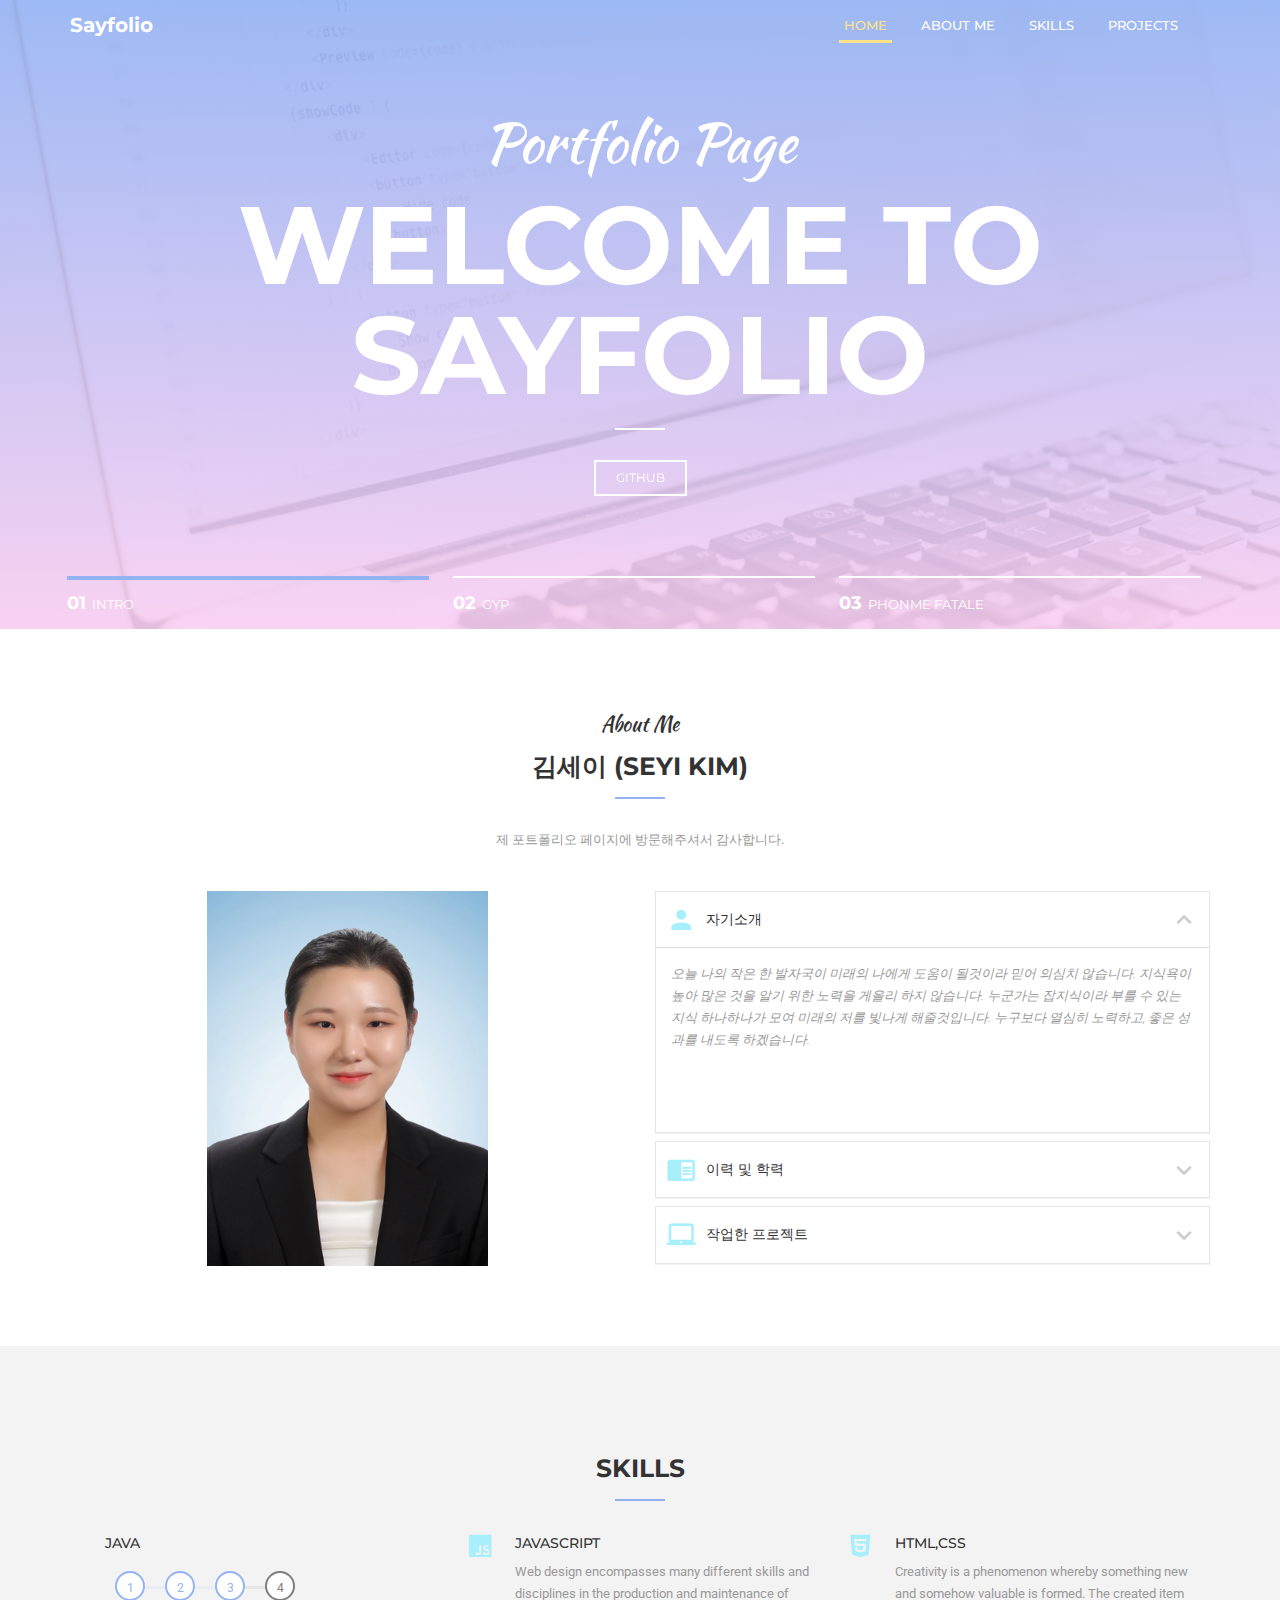
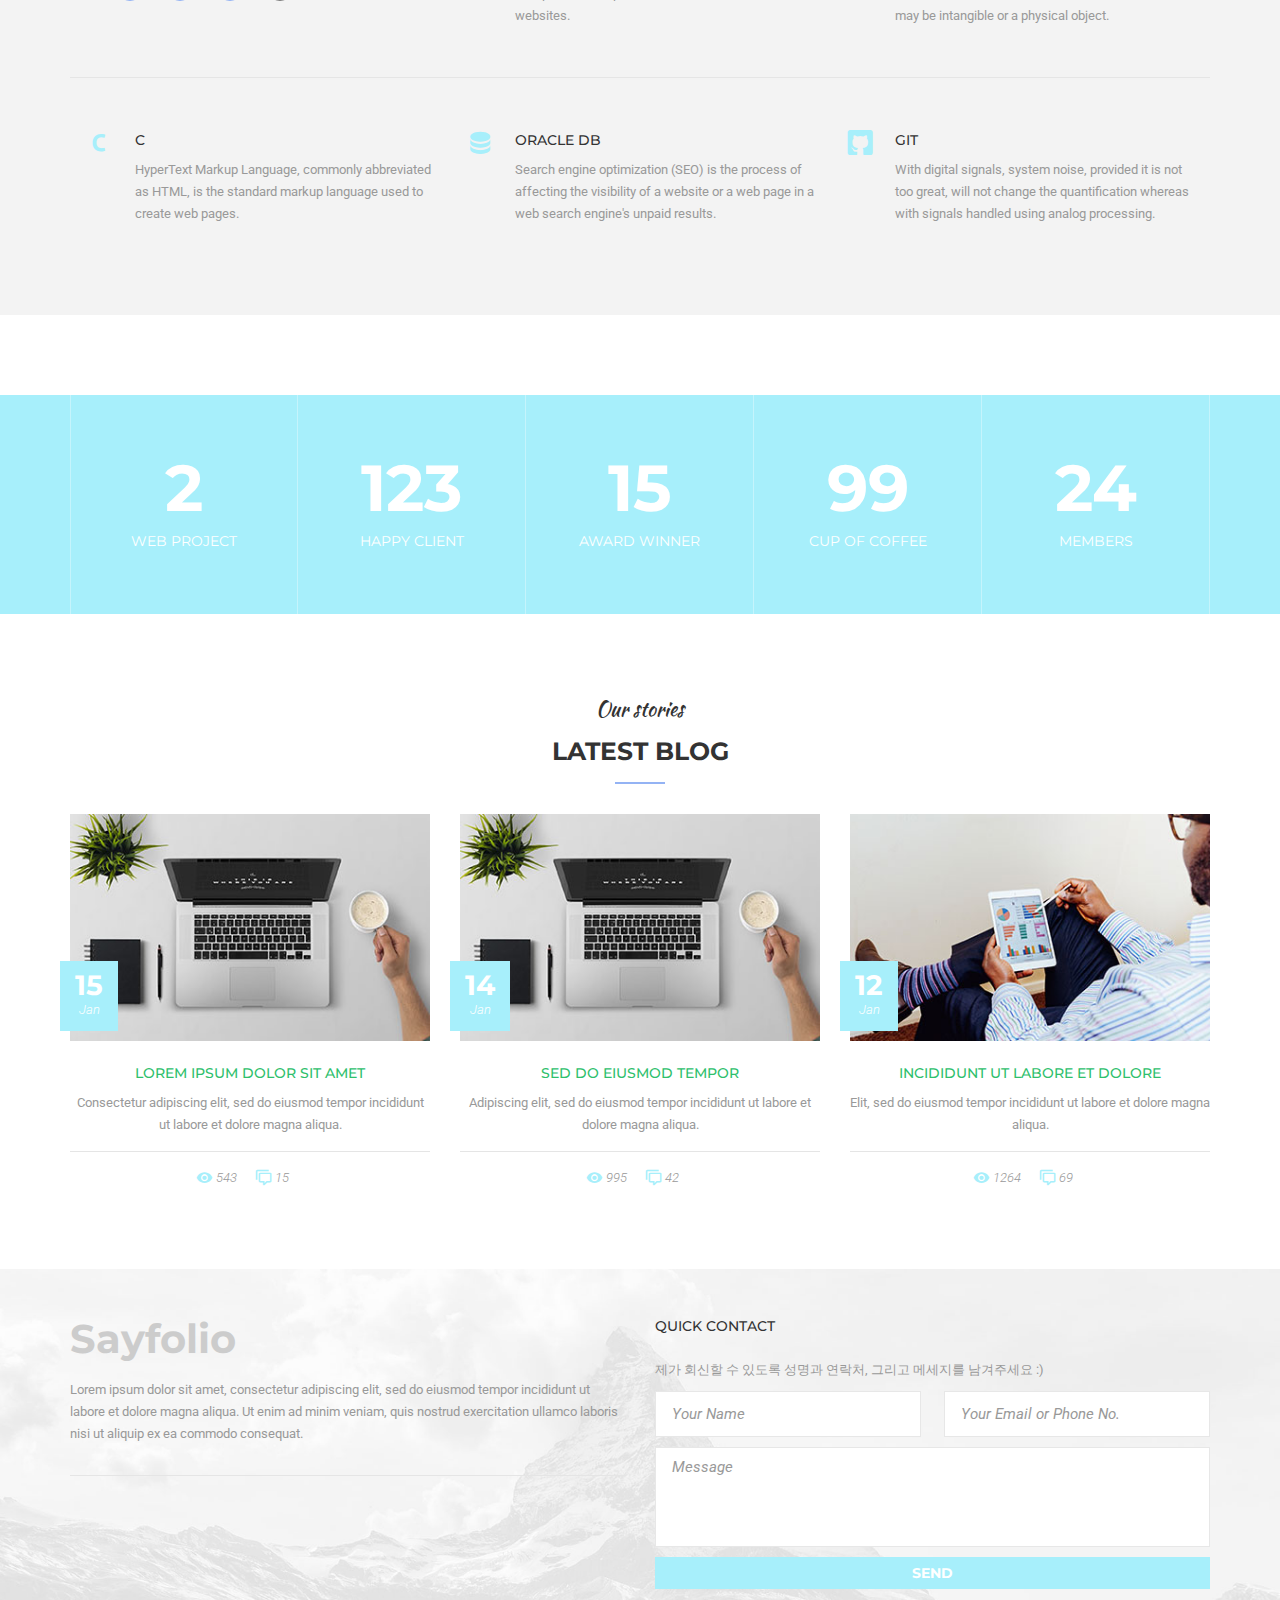
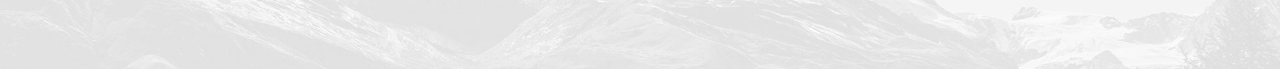
<file: index.html>
<!DOCTYPE html>
<html lang="ko">
<head>
	<meta http-equiv="Content-Type" content="text/html; charset=UTF-8" />
	<meta name="viewport" content="width=device-width, initial-scale=1.0">
	<meta name="description" content="Sayfolio, Seyi Kim's Portfolio Page">
	<meta name="author" content="sykao@kakao.com">
	<title>Sayfolio</title>

	<!-- favicon -->
	<link rel="apple-touch-icon" sizes="57x57" href="/sayfolio_favicons/apple-icon-57x57.png">
	<link rel="apple-touch-icon" sizes="60x60" href="/sayfolio_favicons/apple-icon-60x60.png">
	<link rel="apple-touch-icon" sizes="72x72" href="/sayfolio_favicons/apple-icon-72x72.png">
	<link rel="apple-touch-icon" sizes="76x76" href="/sayfolio_favicons/apple-icon-76x76.png">
	<link rel="apple-touch-icon" sizes="114x114" href="/sayfolio_favicons/apple-icon-114x114.png">
	<link rel="apple-touch-icon" sizes="120x120" href="/sayfolio_favicons/apple-icon-120x120.png">
	<link rel="apple-touch-icon" sizes="144x144" href="/sayfolio_favicons/apple-icon-144x144.png">
	<link rel="apple-touch-icon" sizes="152x152" href="/sayfolio_favicons/apple-icon-152x152.png">
	<link rel="apple-touch-icon" sizes="180x180" href="/sayfolio_favicons/apple-icon-180x180.png">
	<link rel="icon" type="image/png" sizes="192x192"  href="/sayfolio_favicons/android-icon-192x192.png">
	<link rel="icon" type="image/png" sizes="32x32" href="/sayfolio_favicons/favicon-32x32.png">
	<link rel="icon" type="image/png" sizes="96x96" href="/sayfolio_favicons/favicon-96x96.png">
	<link rel="icon" type="image/png" sizes="16x16" href="/sayfolio_favicons/favicon-16x16.png">
	<link rel="shortcut icon" type="image/x-icon" href="/sayfolio_favicons/favicon.ico">
	<link rel="manifest" href="/sayfolio_favicons/manifest.json">
	<meta name="msapplication-TileColor" content="#ffffff">
	<meta name="msapplication-TileImage" content="/sayfolio_favicons/ms-icon-144x144.png">
	<meta name="theme-color" content="#ffffff">

	<!-- css -->
	<link rel="stylesheet" type="text/css" href="css/bootstrap.min.css" />
	<link rel="stylesheet" type="text/css" href="css/materialdesignicons.min.css" />
	<link rel="stylesheet" type="text/css" href="css/jquery.mCustomScrollbar.min.css" />
	<link rel="stylesheet" type="text/css" href="css/prettyPhoto.css" />
	<link rel="stylesheet" type="text/css" href="css/unslider.css" />
	<link rel="stylesheet" type="text/css" href="css/template.css" />
	<link rel="stylesheet" href="https://pro.fontawesome.com/releases/v5.10.0/css/all.css" integrity="sha384-AYmEC3Yw5cVb3ZcuHtOA93w35dYTsvhLPVnYs9eStHfGJvOvKxVfELGroGkvsg+p" crossorigin="anonymous"/>

</head>

<body data-target="#nino-navbar" data-spy="scroll">

	<!-- Header
    ================================================== -->
	<header id="nino-header">
		<div id="nino-headerInner">
			<nav id="nino-navbar" class="navbar navbar-default" role="navigation">
				<div class="container">

					<!-- Brand and toggle get grouped for better mobile display -->
					<div class="navbar-header">
						<button type="button" class="navbar-toggle collapsed" data-toggle="collapse" data-target="#nino-navbar-collapse">
							<span class="sr-only">Toggle navigation</span>
							<span class="icon-bar"></span>
							<span class="icon-bar"></span>
							<span class="icon-bar"></span>
						</button>
						<a class="navbar-brand" href="homepage.html">Sayfolio</a>
					</div>

					<!-- Collect the nav links, forms, and other content for toggling -->
					<div class="nino-menuItem pull-right">
						<div class="collapse navbar-collapse pull-left" id="nino-navbar-collapse">
							<ul class="nav navbar-nav">
								<li class="active"><a href="#nino-header">Home <span class="sr-only">(current)</span></a></li>
								<li><a href="#nino-whatWeDo">About Me</a></li>
								<li><a href="#nino-services">Skills</a></li>
								<li><a href="#nino-latestBlog">Projects</a></li>
							</ul>
						</div><!-- /.navbar-collapse -->
					</div>
				</div><!-- /.container-fluid -->
			</nav>

			<section id="nino-slider" class="carousel slide container" data-ride="carousel">

				<!-- Wrapper for slides -->
				<div class="carousel-inner" role="listbox">
					<div class="item active">
						<h2 class="nino-sectionHeading">
							<span class="nino-subHeading">Portfolio Page</span>
							Welcome to<br>Sayfolio
						</h2>
						<a href="#" class="nino-btn">GITHUB</a>
					</div>
					<div class="item">
						<h2 class="nino-sectionHeading">
							<span class="nino-subHeading">Spring Project</span>
							<span style="font-size:0.5em;">집에서 GYP하자!</span><br>GYP
						</h2>
						<a href="#" class="nino-btn">Learn more</a>
					</div>
					<div class="item">
						<h2 class="nino-sectionHeading">
							<span class="nino-subHeading">JSP PROJECT</span>
							<span style="font-size:0.5em;">감각적인 폰케이스</span><br>PHONME FATALE
						</h2>
						<a href="#" class="nino-btn">Learn more</a>
					</div>
				</div>

				<!-- Indicators -->
				<ol class="carousel-indicators clearfix">
					<li data-target="#nino-slider" data-slide-to="0" class="active">
						<div class="inner">
							<span class="number">01</span> intro
						</div>
					</li>
					<li data-target="#nino-slider" data-slide-to="1">
						<div class="inner">
							<span class="number">02</span> gyp
						</div>
					</li>
					<li data-target="#nino-slider" data-slide-to="2">
						<div class="inner">
							<span class="number">03</span> phonme fatale
						</div>
					</li>
				</ol>
			</section>
		</div>
	</header><!--/#header-->


  <!-- About Me
  ================================================== -->
  <section id="nino-whatWeDo">
  	<div class="container">
  		<h2 class="nino-sectionHeading">
			<span class="nino-subHeading">About Me</span>
			김세이 (Seyi Kim)
		</h2>
		<p class="nino-sectionDesc">
			제 포트폴리오 페이지에 방문해주셔서 감사합니다. <br>

		</p>
		<div class="sectionContent">
			<div class="row">
				<div class="col-md-6">
					<div class="text-center">
						<img src="images/what-we-do/김세이_이력서.jpg" alt="김세이 사진"
						style="width:auto; height:auto; max-width:300px; max-height:375px;">
					</div>
				</div>
				<div class="col-md-6">
					<div class="panel-group" id="accordion" role="tablist" aria-multiselectable="true">
						<div class="panel panel-default">
							<div class="panel-heading" role="tab" id="headingOne">
								<h4 class="panel-title">
									<a role="button" data-toggle="collapse" data-parent="#accordion" href="#collapseOne" aria-expanded="true" aria-controls="collapseOne">
										<i class="mdi mdi-chevron-up nino-icon arrow"></i>
										<i class="mdi mdi-account nino-icon"></i>
										자기소개
									</a>
								</h4>
							</div>
							<div id="collapseOne" class="panel-collapse collapse in" role="tabpanel" aria-labelledby="headingOne">
								<div class="panel-body">
									오늘 나의 작은 한 발자국이 미래의 나에게 도움이 될것이라 믿어 의심치 않습니다. 지식욕이 높아 많은 것을 알기 위한 노력을 게을리 하지 않습니다.
									누군가는 잡지식이라 부를 수 있는 지식 하나하나가 모여 미래의 저를 빛나게 해줄것입니다.
									누구보다 열심히 노력하고, 좋은 성과를 내도록 하겠습니다.
								</div>
							</div>
						</div>
						<div class="panel panel-default">
							<div class="panel-heading" role="tab" id="headingTwo">
								<h4 class="panel-title">
									<a class="collapsed" role="button" data-toggle="collapse" data-parent="#accordion" href="#collapseTwo" aria-expanded="false" aria-controls="collapseTwo">
										<i class="mdi mdi-chevron-up nino-icon arrow"></i>
										<i class="mdi mdi-book-open nino-icon"></i>
										이력 및 학력
									</a>
								</h4>
							</div>
							<div id="collapseTwo" class="panel-collapse collapse" role="tabpanel" aria-labelledby="headingTwo">
								<div class="panel-body">
									<br>
									&#183;&nbsp; 2015.03 &nbsp;&nbsp;&nbsp;고려대(세종) 입학<br>
										&nbsp;&nbsp;&nbsp;&nbsp;&nbsp;&nbsp;&nbsp;&nbsp;&nbsp;&nbsp;
										- 주전공: 경영정보학 (경영학사 취득)<br>
										&nbsp;&nbsp;&nbsp;&nbsp;&nbsp;&nbsp;&nbsp;&nbsp;&nbsp;&nbsp;
										- 이중전공: 융합보안 (공학사 취득)<br>
									&#183;&nbsp; 2019.07 ~ 2019.08 &nbsp;&nbsp;&nbsp; 한국전자통신연구원 연구연수생<br>
									&#183;&nbsp; 2020.02 &nbsp;&nbsp;&nbsp; 고려대학교(세종) 졸업<br>
									&#183;&nbsp; 2020.02 ~ 2020.07 &nbsp;&nbsp;&nbsp; 아이티윌 국비지원과정 "오라클을 활용한 백엔드 자바 스프링 프레임워크 개발자 과정" 수료<br>
								</div>
							</div>
						</div>
						<div class="panel panel-default">
							<div class="panel-heading" role="tab" id="headingThree">
								<h4 class="panel-title">
									<a class="collapsed" role="button" data-toggle="collapse" data-parent="#accordion" href="#collapseThree" aria-expanded="false" aria-controls="collapseThree">
										<i class="mdi mdi-chevron-up nino-icon arrow"></i>
										<i class="mdi mdi-laptop-mac nino-icon"></i>
										작업한 프로젝트
									</a>
								</h4>
							</div>
							<div id="collapseThree" class="panel-collapse collapse" role="tabpanel" aria-labelledby="headingThree">
								<div class="panel-body">
									<br>
									&#183;&nbsp;GYP
									<br>
									&#183;&nbsp;Phonme Fatale
									<br><br>
								</div>
							</div>
						</div>
					</div>
				</div>
			</div>
		</div>
  	</div>
  </section><!--/#nino-whatWeDo-->

	<!-- Services
	================================================== -->
	<section id="nino-services">
		<div class="container">
			<h2 class="nino-sectionHeading"><br>
			Skills
		</h2>
		<div class="sectionContent">
			<div class="fw" layout="row">
				<div class="col-md-4 col-sm-6 item ">
					<div layout="row">
						<i class="fab fa-java nino-icon fsr"></i>
						<div>
							<h4 class="nino-serviceTitle">JAVA</h4>
							<div class="skills-container">
							  <ul class="progressbar">
							    <li class="active">&nbsp;</li>
							    <li class="active">&nbsp;</li>
							    <li class="active">&nbsp;</li>
							    <li>&nbsp;</li>
							  </ul>
							</div>
						</div>
					</div>
				</div>
				<div class="col-md-4 col-sm-6 item ">
					<div layout="row">
						<i class="mdi mdi-language-javascript nino-icon fsr"></i>
						<div>
							<h4 class="nino-serviceTitle">Javascript</h4>
							<p>Web design encompasses many different skills and disciplines in the production and maintenance of websites.</p>
						</div>
					</div>
				</div>
				<div class="col-md-4 col-sm-6 item ">
					<div layout="row">
						<i class="mdi mdi-language-html5 nino-icon fsr"></i>
						<div>
							<h4 class="nino-serviceTitle">HTML,CSS</h4>
							<p>Creativity is a phenomenon whereby something new and somehow valuable is formed. The created item may be intangible or a physical object.</p>
						</div>
					</div>
				</div>
				<div class="col-md-4 col-sm-6 item ">
					<div layout="row">
						<i class="mdi mdi-language-c nino-icon fsr"></i>
						<div>
							<h4 class="nino-serviceTitle">C</h4>
							<p>HyperText Markup Language, commonly abbreviated as HTML, is the standard markup language used to create web pages. </p>
						</div>
					</div>
				</div>
				<div class="col-md-4 col-sm-6 item ">
					<div layout="row">
						<i class="mdi mdi-database nino-icon fsr"></i>
						<div>
							<h4 class="nino-serviceTitle">Oracle DB</h4>
							<p>Search engine optimization (SEO) is the process of affecting the visibility of a website or a web page in a web search engine's unpaid results.</p>
						</div>
					</div>
				</div>
				<div class="col-md-4 col-sm-6 item ">
					<div layout="row">
						<i class="mdi mdi-github-box nino-icon fsr"></i>
						<div>
							<h4 class="nino-serviceTitle">Git</h4>
							<p>With digital signals, system noise, provided it is not too great, will not change the quantification whereas with signals handled using analog processing.</p>
						</div>
					</div>
				</div>
			</div>
		</div>
		</div>
	</section><!--/#nino-services-->

	<!-- Counting
    ================================================== -->
  <section id="nino-counting">
    	<div class="container">
    		<div layout="row" class="verticalStretch">
    			<div class="item">
    				<div class="number">2</div>
    				<div class="text">Web Project</div>
    			</div>
    			<div class="item">
    				<div class="number">123</div>
    				<div class="text">happy client</div>
    			</div>
    			<div class="item">
    				<div class="number">15</div>
    				<div class="text">award winner</div>
    			</div>
    			<div class="item">
    				<div class="number">99</div>
    				<div class="text">cup of coffee</div>
    			</div>
    			<div class="item">
    				<div class="number">24</div>
    				<div class="text">members</div>
    			</div>
    		</div>
    	</div>
    </section><!--/#nino-counting-->

  <!-- Latest Blog
  ================================================== -->
  <section id="nino-latestBlog">
  	<div class="container">
  		<h2 class="nino-sectionHeading">
			<span class="nino-subHeading">Our stories</span>
			Latest Blog
		</h2>
		<div class="sectionContent">
			<div class="row nino-hoverEffect">
				<div class="col-md-4 col-sm-4">
					<article>
						<div class="articleThumb item">
							<a href="#" class="overlay">
								<span class="content">
									Digital
								</span>
								<img src="images/our-blog/img-2.jpg" alt="">
							</a>
							<div class="date">
								<span class="number">15</span>
								<span class="text">Jan</span>
							</div>
						</div>
						<h3 class="articleTitle"><a href="">Lorem ipsum dolor sit amet</a></h3>
						<p class="articleDesc">
							Consectetur adipiscing elit, sed do eiusmod tempor incididunt ut labore et dolore magna aliqua.
						</p>
						<div class="articleMeta">
							<a href="#"><i class="mdi mdi-eye nino-icon"></i> 543</a>
							<a href="#"><i class="mdi mdi-comment-multiple-outline nino-icon"></i> 15</a>
						</div>
					</article>
				</div>
				<div class="col-md-4 col-sm-4">
					<article>
						<div class="articleThumb item">
							<a href="#" class="overlay">
								<span class="content">
									Digital
								</span>
								<img src="images/our-blog/img-2.jpg" alt="">
							</a>
							<div class="date">
								<span class="number">14</span>
								<span class="text">Jan</span>
							</div>
						</div>
						<h3 class="articleTitle"><a href="">sed do eiusmod tempor</a></h3>
						<p class="articleDesc">
							Adipiscing elit, sed do eiusmod tempor incididunt ut labore et dolore magna aliqua.
						</p>
						<div class="articleMeta">
							<a href="#"><i class="mdi mdi-eye nino-icon"></i> 995</a>
							<a href="#"><i class="mdi mdi-comment-multiple-outline nino-icon"></i> 42</a>
						</div>
					</article>
				</div>
				<div class="col-md-4 col-sm-4">
					<article>
						<div class="articleThumb item">
							<a href="#" class="overlay">
								<span class="content">
									Digital
								</span>
								<img src="images/our-blog/img-3.jpg" alt="">
							</a>
							<div class="date">
								<span class="number">12</span>
								<span class="text">Jan</span>
							</div>
						</div>
						<h3 class="articleTitle"><a href="">incididunt ut labore et dolore</a></h3>
						<p class="articleDesc">
							Elit, sed do eiusmod tempor incididunt ut labore et dolore magna aliqua.
						</p>
						<div class="articleMeta">
							<a href="#"><i class="mdi mdi-eye nino-icon"></i> 1264</a>
							<a href="#"><i class="mdi mdi-comment-multiple-outline nino-icon"></i> 69</a>
						</div>
					</article>
				</div>
			</div>
		</div>
  	</div>
  </section><!--/#nino-latestBlog-->

  <!-- Footer
  ================================================== -->
  <footer id="footer">
      <div class="container">
      	<div class="row">
      		<div class="col-md-6">
      			<div class="colInfo">
        			<div class="footerLogo">
        				<a href="#" >Sayfolio</a>
        			</div>
        			<p class="footerMessage">
        				Lorem ipsum dolor sit amet, consectetur adipiscing elit, sed do eiusmod tempor incididunt ut labore et dolore magna aliqua. Ut enim ad minim veniam, quis nostrud exercitation ullamco laboris nisi ut aliquip ex ea commodo consequat.
        			</p>
      			</div>
      		</div>
      		<div class="col-md-6 col-sm-6">
      			<div class="colInfo">
        			<h3 class="nino-colHeading">Quick Contact</h3>
							<p>제가 회신할 수 있도록 성명과 연락처, 그리고 메세지를 남겨주세요 :)</p>
							<form class="nino-subscribeForm gform" method="post" name="mailForm"
								action="https://script.google.com/macros/s/AKfycbxv9SR5j0SyngHvpw7ryHpTtdvP2HCx-dXrknv3-iVD6huVC9Y/exec">
        				<div class="input-group input-group-lg">
									<input type="text" class="form-control" placeholder="Your Name" name="name" required>
									<input type="text" class="form-control" placeholder="Your Email or Phone No." name="email" required>
									<textarea class="form-control"
									 name="message" rows="10" cols="40" required
									 style="width: 100%; resize: none;" placeholder="Message"></textarea>
									<button class="btn btn-success">Send</button>
								</div>
								<div style="display:none" class="thankyou_message">
								 <!-- You can customize the thankyou message by editing the code below -->
								 <h2>감사합니다 :)</h2>
								 빠른 시일 내에 회신드리도록 하겠습니다.<br>
								 <input type="button" value="페이지 새로 고침" onClick="location.reload(true);">
								</div>
        			</form>
      			</div>
      		</div>
      	</div>

      </div>
  </footer><!--/#footer-->

  <!-- Scroll to top
  ================================================== -->
	<a href="#" id="nino-scrollToTop">Go to Top</a>

	<!-- javascript -->
	<script type="text/javascript" src="js/jquery.min.js"></script>
	<script type="text/javascript" src="js/isotope.pkgd.min.js"></script>
	<script type="text/javascript" src="js/jquery.prettyPhoto.js"></script>
	<script type="text/javascript" src="js/bootstrap.min.js"></script>
	<script type="text/javascript" src="js/jquery.hoverdir.js"></script>
	<script type="text/javascript" src="js/modernizr.custom.97074.js"></script>
	<script type="text/javascript" src="js/jquery.mCustomScrollbar.concat.min.js"></script>
	<script type="text/javascript" src="js/unslider-min.js"></script>
	<script type="text/javascript" src="js/template.js"></script>
	<script type="text/javascript" src="js/form-submission-handler.js" data-cfasync="false"></script>

	<!-- Le HTML5 shim, for IE6-8 support of HTML5 elements -->
	<!--[if lt IE 9]>
	  <script src="http://html5shim.googlecode.com/svn/trunk/html5.js"></script>
	<![endif]-->
	<!-- css3-mediaqueries.js for IE less than 9 -->
	<!--[if lt IE 9]>
	    <script src="http://css3-mediaqueries-js.googlecode.com/svn/trunk/css3-mediaqueries.js"></script>
	<![endif]-->

</body>
</html>
</file>
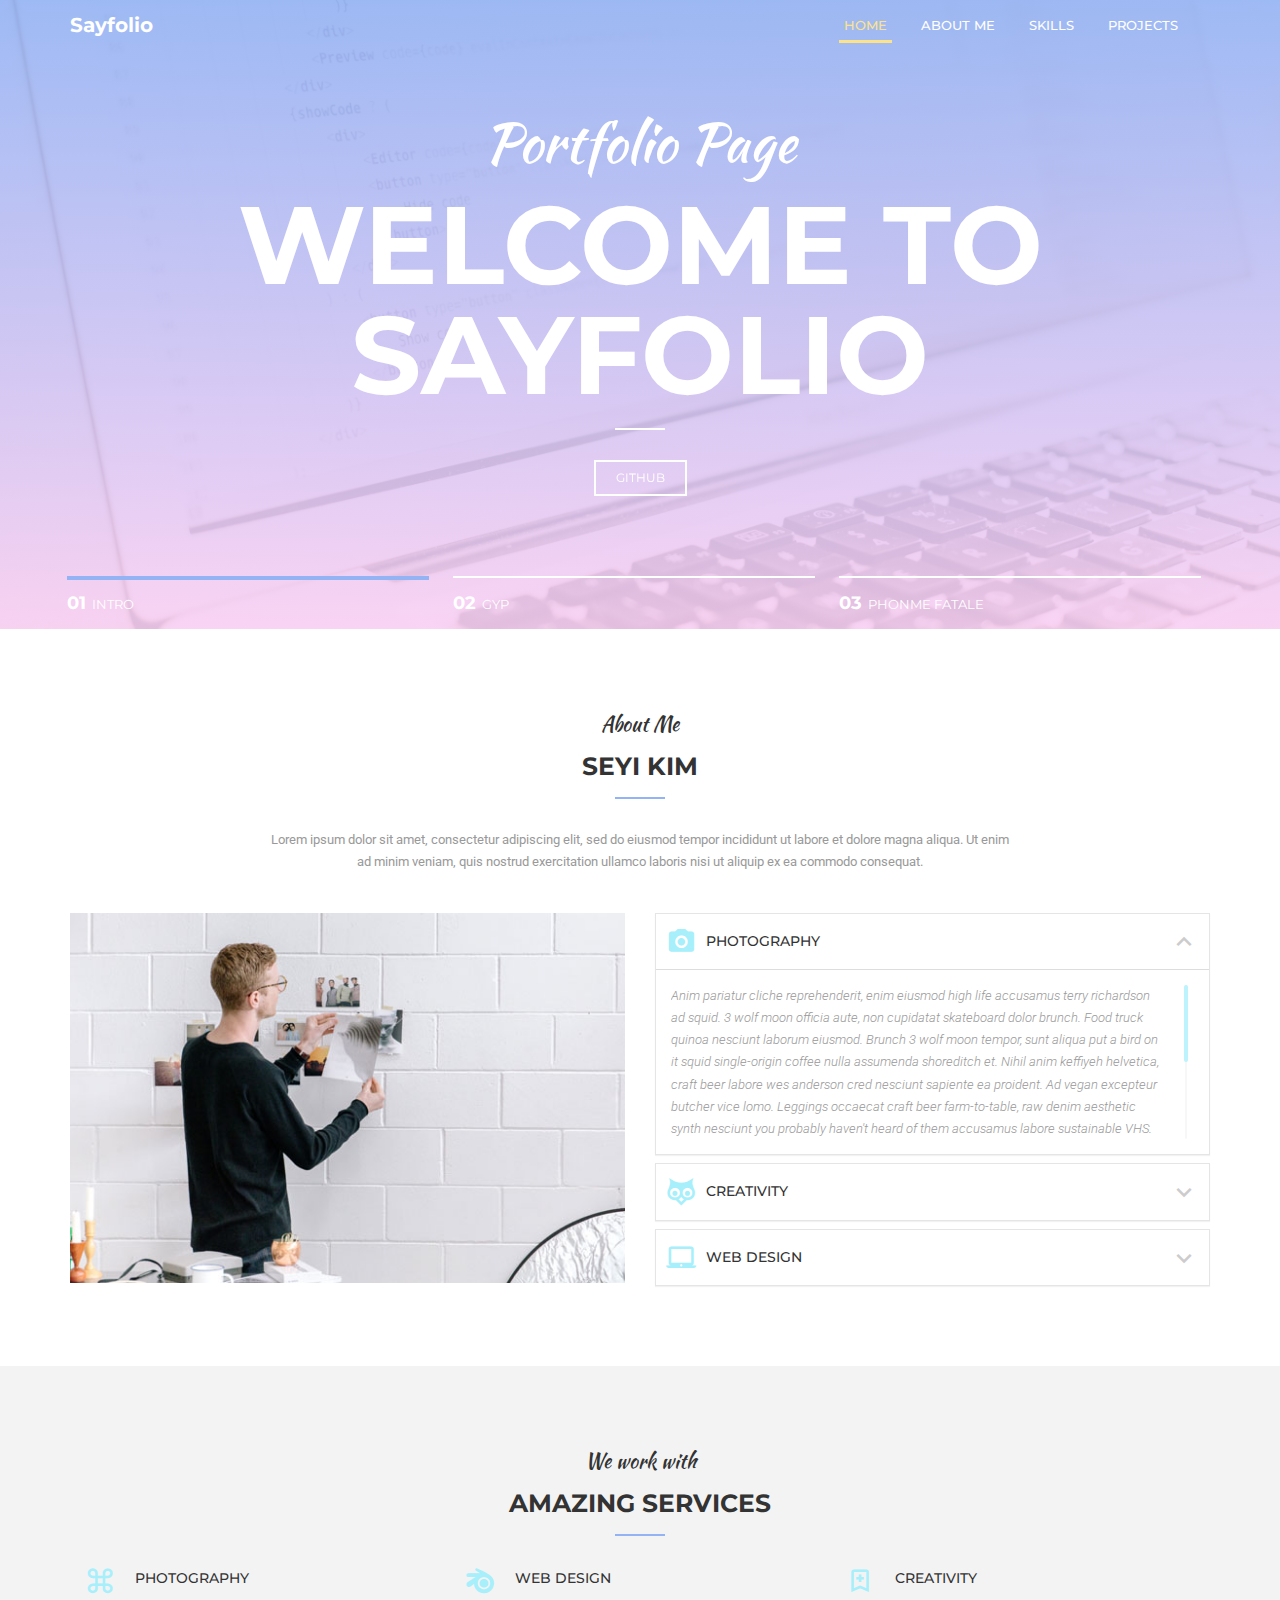
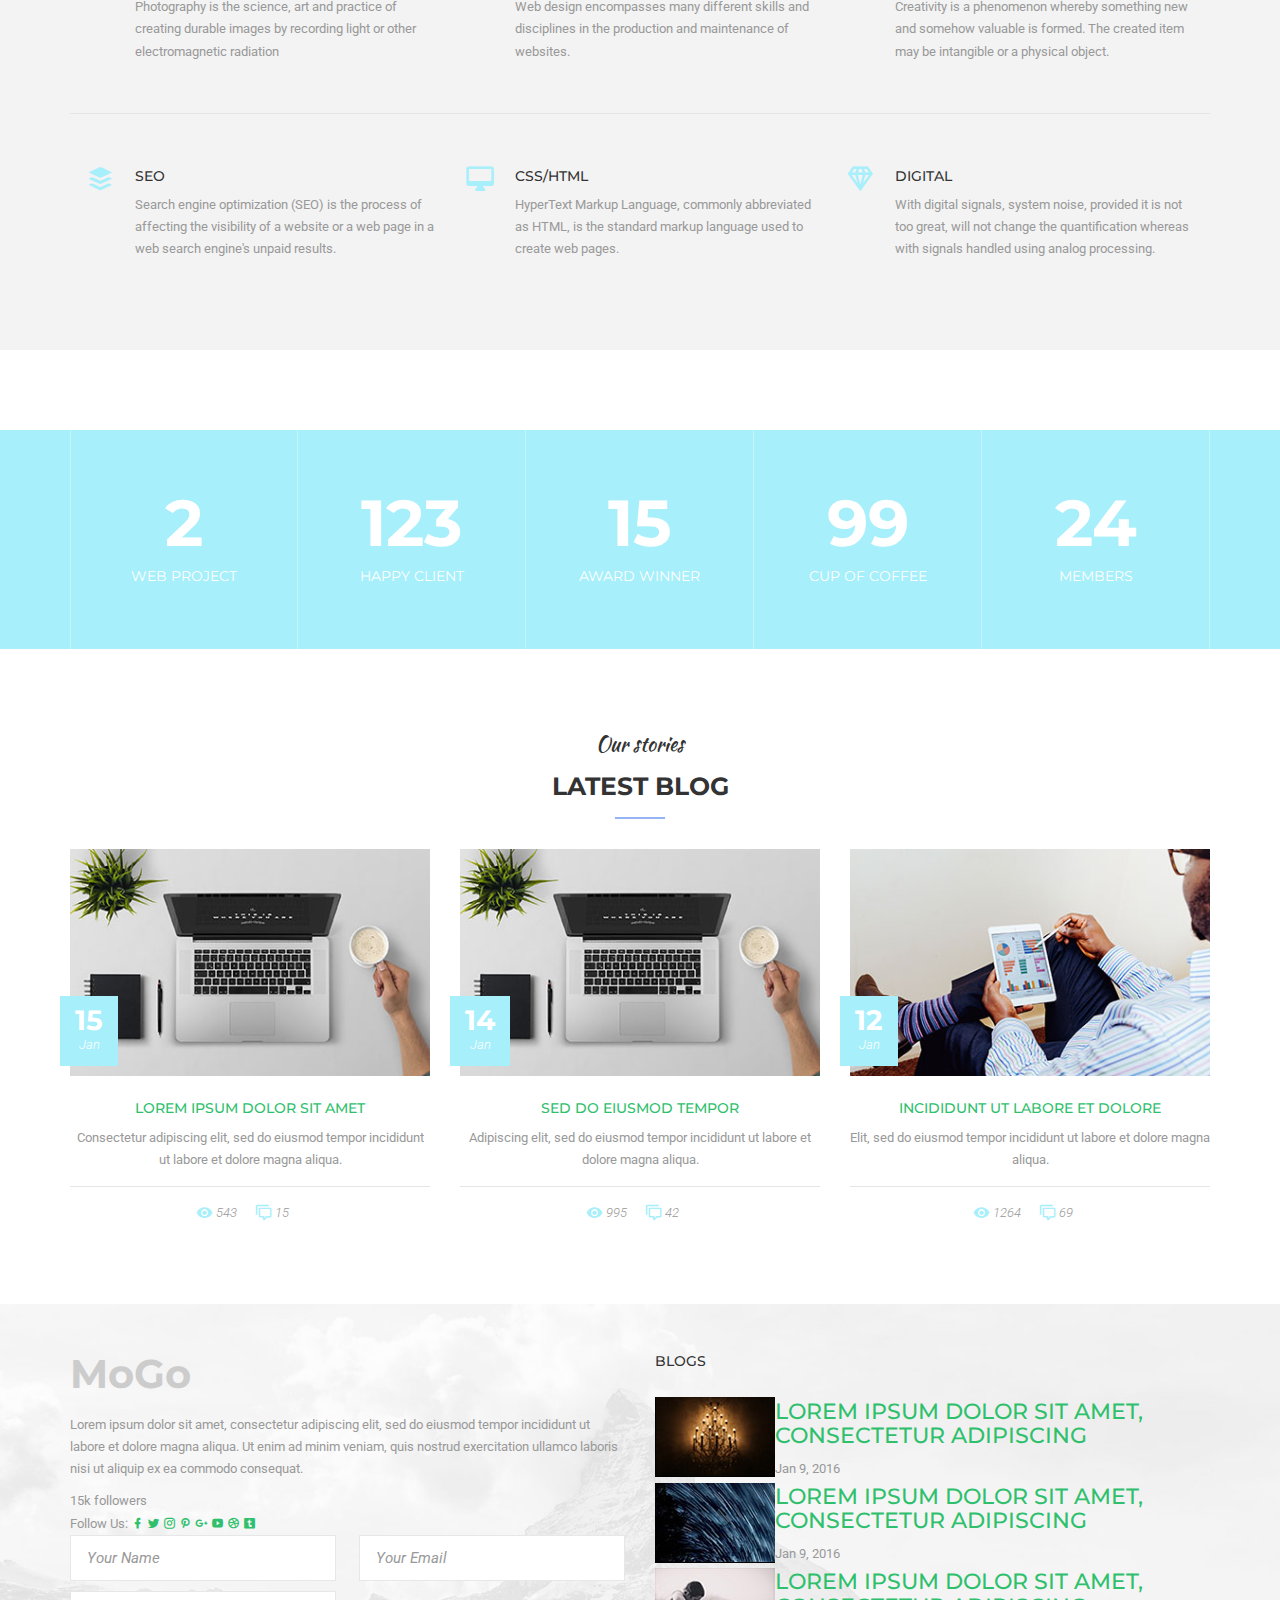
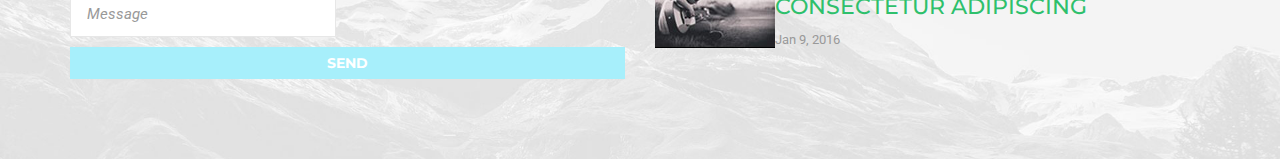
<file: homepage.html>
<!DOCTYPE html>
<html lang="ko">
<head>
	<meta http-equiv="Content-Type" content="text/html; charset=UTF-8" />
	<meta name="viewport" content="width=device-width, initial-scale=1.0">
	<meta name="description" content="Sayfolio, Seyi Kim's Portfolio Page">
	<meta name="author" content="sykao@kakao.com">
	<title>Sayfolio</title>

	<!-- favicon -->
	<link rel="apple-touch-icon" sizes="57x57" href="/sayfolio_favicons/apple-icon-57x57.png">
	<link rel="apple-touch-icon" sizes="60x60" href="/sayfolio_favicons/apple-icon-60x60.png">
	<link rel="apple-touch-icon" sizes="72x72" href="/sayfolio_favicons/apple-icon-72x72.png">
	<link rel="apple-touch-icon" sizes="76x76" href="/sayfolio_favicons/apple-icon-76x76.png">
	<link rel="apple-touch-icon" sizes="114x114" href="/sayfolio_favicons/apple-icon-114x114.png">
	<link rel="apple-touch-icon" sizes="120x120" href="/sayfolio_favicons/apple-icon-120x120.png">
	<link rel="apple-touch-icon" sizes="144x144" href="/sayfolio_favicons/apple-icon-144x144.png">
	<link rel="apple-touch-icon" sizes="152x152" href="/sayfolio_favicons/apple-icon-152x152.png">
	<link rel="apple-touch-icon" sizes="180x180" href="/sayfolio_favicons/apple-icon-180x180.png">
	<link rel="icon" type="image/png" sizes="192x192"  href="/sayfolio_favicons/android-icon-192x192.png">
	<link rel="icon" type="image/png" sizes="32x32" href="/sayfolio_favicons/favicon-32x32.png">
	<link rel="icon" type="image/png" sizes="96x96" href="/sayfolio_favicons/favicon-96x96.png">
	<link rel="icon" type="image/png" sizes="16x16" href="/sayfolio_favicons/favicon-16x16.png">
	<link rel="manifest" href="/sayfolio_favicons/manifest.json">
	<meta name="msapplication-TileColor" content="#ffffff">
	<meta name="msapplication-TileImage" content="/sayfolio_favicons/ms-icon-144x144.png">
	<meta name="theme-color" content="#ffffff">

	<!-- css -->
	<link rel="stylesheet" type="text/css" href="css/bootstrap.min.css" />
	<link rel="stylesheet" type="text/css" href="css/materialdesignicons.min.css" />
	<link rel="stylesheet" type="text/css" href="css/jquery.mCustomScrollbar.min.css" />
	<link rel="stylesheet" type="text/css" href="css/prettyPhoto.css" />
	<link rel="stylesheet" type="text/css" href="css/unslider.css" />
	<link rel="stylesheet" type="text/css" href="css/template.css" />

</head>

<body data-target="#nino-navbar" data-spy="scroll">

	<!-- Header
    ================================================== -->
	<header id="nino-header">
		<div id="nino-headerInner">
			<nav id="nino-navbar" class="navbar navbar-default" role="navigation">
				<div class="container">

					<!-- Brand and toggle get grouped for better mobile display -->
					<div class="navbar-header">
						<button type="button" class="navbar-toggle collapsed" data-toggle="collapse" data-target="#nino-navbar-collapse">
							<span class="sr-only">Toggle navigation</span>
							<span class="icon-bar"></span>
							<span class="icon-bar"></span>
							<span class="icon-bar"></span>
						</button>
						<a class="navbar-brand" href="homepage.html">Sayfolio</a>
					</div>

					<!-- Collect the nav links, forms, and other content for toggling -->
					<div class="nino-menuItem pull-right">
						<div class="collapse navbar-collapse pull-left" id="nino-navbar-collapse">
							<ul class="nav navbar-nav">
								<li class="active"><a href="#nino-header">Home <span class="sr-only">(current)</span></a></li>
								<li><a href="#nino-whatWeDo">About Me</a></li>
								<li><a href="#nino-services">Skills</a></li>
								<li><a href="#nino-latestBlog">Projects</a></li>
							</ul>
						</div><!-- /.navbar-collapse -->
					</div>
				</div><!-- /.container-fluid -->
			</nav>

			<section id="nino-slider" class="carousel slide container" data-ride="carousel">

				<!-- Wrapper for slides -->
				<div class="carousel-inner" role="listbox">
					<div class="item active">
						<h2 class="nino-sectionHeading">
							<span class="nino-subHeading">Portfolio Page</span>
							Welcome to<br>Sayfolio
						</h2>
						<a href="#" class="nino-btn">GITHUB</a>
					</div>
					<div class="item">
						<h2 class="nino-sectionHeading">
							<span class="nino-subHeading">Spring Project</span>
							CHECK OUT<br>GYP
						</h2>
						<a href="#" class="nino-btn">Learn more</a>
					</div>
					<div class="item">
						<h2 class="nino-sectionHeading">
							<span class="nino-subHeading">JSP PROJECT</span>
							CHECK OUT <br>PHONME FATALE
						</h2>
						<a href="#" class="nino-btn">Learn more</a>
					</div>
				</div>

				<!-- Indicators -->
				<ol class="carousel-indicators clearfix">
					<li data-target="#nino-slider" data-slide-to="0" class="active">
						<div class="inner">
							<span class="number">01</span> intro
						</div>
					</li>
					<li data-target="#nino-slider" data-slide-to="1">
						<div class="inner">
							<span class="number">02</span> gyp
						</div>
					</li>
					<li data-target="#nino-slider" data-slide-to="2">
						<div class="inner">
							<span class="number">03</span> phonme fatale
						</div>
					</li>
				</ol>
			</section>
		</div>
	</header><!--/#header-->


  <!-- What We Do
  ================================================== -->
  <section id="nino-whatWeDo">
  	<div class="container">
  		<h2 class="nino-sectionHeading">
			<span class="nino-subHeading">About Me</span>
			Seyi Kim
		</h2>
		<p class="nino-sectionDesc">
			Lorem ipsum dolor sit amet, consectetur adipiscing elit, sed do eiusmod tempor incididunt ut labore et dolore magna aliqua. Ut enim ad minim veniam, quis nostrud exercitation ullamco laboris nisi ut aliquip ex ea commodo consequat.
		</p>
		<div class="sectionContent">
			<div class="row">
				<div class="col-md-6">
					<div class="text-center">
						<img src="images/what-we-do/img-1.jpg" alt="">
					</div>
				</div>
				<div class="col-md-6">
					<div class="panel-group" id="accordion" role="tablist" aria-multiselectable="true">
						<div class="panel panel-default">
							<div class="panel-heading" role="tab" id="headingOne">
								<h4 class="panel-title">
									<a role="button" data-toggle="collapse" data-parent="#accordion" href="#collapseOne" aria-expanded="true" aria-controls="collapseOne">
										<i class="mdi mdi-chevron-up nino-icon arrow"></i>
										<i class="mdi mdi-camera nino-icon"></i>
										Photography
									</a>
								</h4>
							</div>
							<div id="collapseOne" class="panel-collapse collapse in" role="tabpanel" aria-labelledby="headingOne">
								<div class="panel-body">
									Anim pariatur cliche reprehenderit, enim eiusmod high life accusamus terry richardson ad squid. 3 wolf moon officia aute, non cupidatat skateboard dolor brunch. Food truck quinoa nesciunt laborum eiusmod. Brunch 3 wolf moon tempor, sunt aliqua put a bird on it squid single-origin coffee nulla assumenda shoreditch et. Nihil anim keffiyeh helvetica, craft beer labore wes anderson cred nesciunt sapiente ea proident. Ad vegan excepteur butcher vice lomo. Leggings occaecat craft beer farm-to-table, raw denim aesthetic synth nesciunt you probably haven't heard of them accusamus labore sustainable VHS. Anim pariatur cliche reprehenderit, enim eiusmod high life accusamus terry richardson ad squid. 3 wolf moon officia aute, non cupidatat skateboard dolor brunch. Food truck quinoa nesciunt laborum eiusmod. Brunch 3 wolf moon tempor, sunt aliqua put a bird on it squid single-origin coffee nulla assumenda shoreditch et. Nihil anim keffiyeh helvetica, craft beer labore wes anderson cred nesciunt sapiente ea proident. Ad vegan excepteur butcher vice lomo. Leggings occaecat craft beer farm-to-table, raw denim aesthetic synth nesciunt you probably haven't heard of them accusamus labore sustainable VHS.
								</div>
							</div>
						</div>
						<div class="panel panel-default">
							<div class="panel-heading" role="tab" id="headingTwo">
								<h4 class="panel-title">
									<a class="collapsed" role="button" data-toggle="collapse" data-parent="#accordion" href="#collapseTwo" aria-expanded="false" aria-controls="collapseTwo">
										<i class="mdi mdi-chevron-up nino-icon arrow"></i>
										<i class="mdi mdi-owl nino-icon"></i>
										creativity
									</a>
								</h4>
							</div>
							<div id="collapseTwo" class="panel-collapse collapse" role="tabpanel" aria-labelledby="headingTwo">
								<div class="panel-body">
									Anim pariatur cliche reprehenderit, enim eiusmod high life accusamus terry richardson ad squid. 3 wolf moon officia aute, non cupidatat skateboard dolor brunch. Food truck quinoa nesciunt laborum eiusmod. Brunch 3 wolf moon tempor, sunt aliqua put a bird on it squid single-origin coffee nulla assumenda shoreditch et. Nihil anim keffiyeh helvetica, craft beer labore wes anderson cred nesciunt sapiente ea proident. Ad vegan excepteur butcher vice lomo. Leggings occaecat craft beer farm-to-table, raw denim aesthetic synth nesciunt you probably haven't heard of them accusamus labore sustainable VHS. Anim pariatur cliche reprehenderit, enim eiusmod high life accusamus terry richardson ad squid. 3 wolf moon officia aute, non cupidatat skateboard dolor brunch. Food truck quinoa nesciunt laborum eiusmod. Brunch 3 wolf moon tempor, sunt aliqua put a bird on it squid single-origin coffee nulla assumenda shoreditch et. Nihil anim keffiyeh helvetica, craft beer labore wes anderson cred nesciunt sapiente ea proident. Ad vegan excepteur butcher vice lomo. Leggings occaecat craft beer farm-to-table, raw denim aesthetic synth nesciunt you probably haven't heard of them accusamus labore sustainable VHS.
								</div>
							</div>
						</div>
						<div class="panel panel-default">
							<div class="panel-heading" role="tab" id="headingThree">
								<h4 class="panel-title">
									<a class="collapsed" role="button" data-toggle="collapse" data-parent="#accordion" href="#collapseThree" aria-expanded="false" aria-controls="collapseThree">
										<i class="mdi mdi-chevron-up nino-icon arrow"></i>
										<i class="mdi mdi-laptop-mac nino-icon"></i>
										web design
									</a>
								</h4>
							</div>
							<div id="collapseThree" class="panel-collapse collapse" role="tabpanel" aria-labelledby="headingThree">
								<div class="panel-body">
									Anim pariatur cliche reprehenderit, enim eiusmod high life accusamus terry richardson ad squid. 3 wolf moon officia aute, non cupidatat skateboard dolor brunch. Food truck quinoa nesciunt laborum eiusmod. Brunch 3 wolf moon tempor, sunt aliqua put a bird on it squid single-origin coffee nulla assumenda shoreditch et. Nihil anim keffiyeh helvetica, craft beer labore wes anderson cred nesciunt sapiente ea proident. Ad vegan excepteur butcher vice lomo. Leggings occaecat craft beer farm-to-table, raw denim aesthetic synth nesciunt you probably haven't heard of them accusamus labore sustainable VHS. Anim pariatur cliche reprehenderit, enim eiusmod high life accusamus terry richardson ad squid. 3 wolf moon officia aute, non cupidatat skateboard dolor brunch. Food truck quinoa nesciunt laborum eiusmod. Brunch 3 wolf moon tempor, sunt aliqua put a bird on it squid single-origin coffee nulla assumenda shoreditch et. Nihil anim keffiyeh helvetica, craft beer labore wes anderson cred nesciunt sapiente ea proident. Ad vegan excepteur butcher vice lomo. Leggings occaecat craft beer farm-to-table, raw denim aesthetic synth nesciunt you probably haven't heard of them accusamus labore sustainable VHS.
								</div>
							</div>
						</div>
					</div>
				</div>
			</div>
		</div>
  	</div>
  </section><!--/#nino-whatWeDo-->

	<!-- Services
	================================================== -->
	<section id="nino-services">
		<div class="container">
			<h2 class="nino-sectionHeading">
			<span class="nino-subHeading">We work with</span>
			Amazing Services
		</h2>
		<div class="sectionContent">
			<div class="fw" layout="row">
				<div class="col-md-4 col-sm-6 item ">
					<div layout="row">
						<i class="mdi mdi-apple-keyboard-command nino-icon fsr"></i>
						<div>
							<h4 class="nino-serviceTitle">Photography</h4>
							<p>Photography is the science, art and practice of creating durable images by recording light or other electromagnetic radiation</p>
						</div>
					</div>
				</div>
				<div class="col-md-4 col-sm-6 item ">
					<div layout="row">
						<i class="mdi mdi-blender nino-icon fsr"></i>
						<div>
							<h4 class="nino-serviceTitle">Web Design</h4>
							<p>Web design encompasses many different skills and disciplines in the production and maintenance of websites.</p>
						</div>
					</div>
				</div>
				<div class="col-md-4 col-sm-6 item ">
					<div layout="row">
						<i class="mdi mdi-bookmark-plus-outline nino-icon fsr"></i>
						<div>
							<h4 class="nino-serviceTitle">Creativity</h4>
							<p>Creativity is a phenomenon whereby something new and somehow valuable is formed. The created item may be intangible or a physical object.</p>
						</div>
					</div>
				</div>
				<div class="col-md-4 col-sm-6 item ">
					<div layout="row">
						<i class="mdi mdi-buffer nino-icon fsr"></i>
						<div>
							<h4 class="nino-serviceTitle">seo</h4>
							<p>Search engine optimization (SEO) is the process of affecting the visibility of a website or a web page in a web search engine's unpaid results.</p>
						</div>
					</div>
				</div>
				<div class="col-md-4 col-sm-6 item ">
					<div layout="row">
						<i class="mdi mdi-desktop-mac nino-icon fsr"></i>
						<div>
							<h4 class="nino-serviceTitle">Css/Html</h4>
							<p>HyperText Markup Language, commonly abbreviated as HTML, is the standard markup language used to create web pages. </p>
						</div>
					</div>
				</div>
				<div class="col-md-4 col-sm-6 item ">
					<div layout="row">
						<i class="mdi mdi-diamond nino-icon fsr"></i>
						<div>
							<h4 class="nino-serviceTitle">digital</h4>
							<p>With digital signals, system noise, provided it is not too great, will not change the quantification whereas with signals handled using analog processing.</p>
						</div>
					</div>
				</div>
			</div>
		</div>
		</div>
	</section><!--/#nino-services-->

	<!-- Counting
    ================================================== -->
  <section id="nino-counting">
    	<div class="container">
    		<div layout="row" class="verticalStretch">
    			<div class="item">
    				<div class="number">2</div>
    				<div class="text">Web Project</div>
    			</div>
    			<div class="item">
    				<div class="number">123</div>
    				<div class="text">happy client</div>
    			</div>
    			<div class="item">
    				<div class="number">15</div>
    				<div class="text">award winner</div>
    			</div>
    			<div class="item">
    				<div class="number">99</div>
    				<div class="text">cup of coffee</div>
    			</div>
    			<div class="item">
    				<div class="number">24</div>
    				<div class="text">members</div>
    			</div>
    		</div>
    	</div>
    </section><!--/#nino-counting-->

  <!-- Latest Blog
  ================================================== -->
  <section id="nino-latestBlog">
  	<div class="container">
  		<h2 class="nino-sectionHeading">
			<span class="nino-subHeading">Our stories</span>
			Latest Blog
		</h2>
		<div class="sectionContent">
			<div class="row nino-hoverEffect">
				<div class="col-md-4 col-sm-4">
					<article>
						<div class="articleThumb item">
							<a href="#" class="overlay">
								<span class="content">
									Digital
								</span>
								<img src="images/our-blog/img-2.jpg" alt="">
							</a>
							<div class="date">
								<span class="number">15</span>
								<span class="text">Jan</span>
							</div>
						</div>
						<h3 class="articleTitle"><a href="">Lorem ipsum dolor sit amet</a></h3>
						<p class="articleDesc">
							Consectetur adipiscing elit, sed do eiusmod tempor incididunt ut labore et dolore magna aliqua.
						</p>
						<div class="articleMeta">
							<a href="#"><i class="mdi mdi-eye nino-icon"></i> 543</a>
							<a href="#"><i class="mdi mdi-comment-multiple-outline nino-icon"></i> 15</a>
						</div>
					</article>
				</div>
				<div class="col-md-4 col-sm-4">
					<article>
						<div class="articleThumb item">
							<a href="#" class="overlay">
								<span class="content">
									Digital
								</span>
								<img src="images/our-blog/img-2.jpg" alt="">
							</a>
							<div class="date">
								<span class="number">14</span>
								<span class="text">Jan</span>
							</div>
						</div>
						<h3 class="articleTitle"><a href="">sed do eiusmod tempor</a></h3>
						<p class="articleDesc">
							Adipiscing elit, sed do eiusmod tempor incididunt ut labore et dolore magna aliqua.
						</p>
						<div class="articleMeta">
							<a href="#"><i class="mdi mdi-eye nino-icon"></i> 995</a>
							<a href="#"><i class="mdi mdi-comment-multiple-outline nino-icon"></i> 42</a>
						</div>
					</article>
				</div>
				<div class="col-md-4 col-sm-4">
					<article>
						<div class="articleThumb item">
							<a href="#" class="overlay">
								<span class="content">
									Digital
								</span>
								<img src="images/our-blog/img-3.jpg" alt="">
							</a>
							<div class="date">
								<span class="number">12</span>
								<span class="text">Jan</span>
							</div>
						</div>
						<h3 class="articleTitle"><a href="">incididunt ut labore et dolore</a></h3>
						<p class="articleDesc">
							Elit, sed do eiusmod tempor incididunt ut labore et dolore magna aliqua.
						</p>
						<div class="articleMeta">
							<a href="#"><i class="mdi mdi-eye nino-icon"></i> 1264</a>
							<a href="#"><i class="mdi mdi-comment-multiple-outline nino-icon"></i> 69</a>
						</div>
					</article>
				</div>
			</div>
		</div>
  	</div>
  </section><!--/#nino-latestBlog-->

  <!-- Footer
  ================================================== -->
  <footer id="footer">
      <div class="container">
      	<div class="row">
      		<div class="col-md-6">
      			<div class="colInfo">
        			<div class="footerLogo">
        				<a href="#" >MoGo</a>
        			</div>
        			<p>
        				Lorem ipsum dolor sit amet, consectetur adipiscing elit, sed do eiusmod tempor incididunt ut labore et dolore magna aliqua. Ut enim ad minim veniam, quis nostrud exercitation ullamco laboris nisi ut aliquip ex ea commodo consequat.
        			</p>
        			<div class="nino-followUs">
        				<div class="totalFollow"><span>15k</span> followers</div>
        				<div class="socialNetwork">
        					<span class="text">Follow Us: </span>
        					<a href="" class="nino-icon"><i class="mdi mdi-facebook"></i></a>
        					<a href="" class="nino-icon"><i class="mdi mdi-twitter"></i></a>
        					<a href="" class="nino-icon"><i class="mdi mdi-instagram"></i></a>
        					<a href="" class="nino-icon"><i class="mdi mdi-pinterest"></i></a>
        					<a href="" class="nino-icon"><i class="mdi mdi-google-plus"></i></a>
        					<a href="" class="nino-icon"><i class="mdi mdi-youtube-play"></i></a>
        					<a href="" class="nino-icon"><i class="mdi mdi-dribbble"></i></a>
        					<a href="" class="nino-icon"><i class="mdi mdi-tumblr"></i></a>
        				</div>
        			</div>
        			<form class="nino-subscribeForm gform" method="post" name="mailForm"
								action="https://script.google.com/macros/s/AKfycbxv9SR5j0SyngHvpw7ryHpTtdvP2HCx-dXrknv3-iVD6huVC9Y/exec">
        				<div class="input-group input-group-lg">
									<input type="text" class="form-control" placeholder="Your Name" name="name" required>
									<input type="text" class="form-control" placeholder="Your Email" name="email" required>
									<input type="textarea" class="form-control" placeholder="Message" name="message" required>
									<button class="btn btn-success">Send</button>
								</div>
								<div style="display:none" class="thankyou_message">
								 <!-- You can customize the thankyou message by editing the code below -->
								 <h2><em>Thanks</em> for contacting me! I will get back to you soon!
								 </h2>
								</div>
        			</form>
      			</div>
      		</div>
      		<div class="col-md-6 col-sm-6">
      			<div class="colInfo">
        			<h3 class="nino-colHeading">Blogs</h3>
        			<ul class="listArticles">
        				<li layout="row" class="verticalCenter">
        					<a class="articleThumb fsr" href="#"><img src="images/our-blog/img-4.jpg" alt=""></a>
        					<div class="info">
        						<h3 class="articleTitle"><a href="#">Lorem ipsum dolor sit amet, consectetur adipiscing</a></h3>
        						<div class="date">Jan 9, 2016</div>
        					</div>
        				</li>
        				<li layout="row" class="verticalCenter">
        					<a class="articleThumb fsr" href="#"><img src="images/our-blog/img-5.jpg" alt=""></a>
        					<div class="info">
        						<h3 class="articleTitle"><a href="#">Lorem ipsum dolor sit amet, consectetur adipiscing</a></h3>
        						<div class="date">Jan 9, 2016</div>
        					</div>
        				</li>
        				<li layout="row" class="verticalCenter">
        					<a class="articleThumb fsr" href="#"><img src="images/our-blog/img-6.jpg" alt=""></a>
        					<div class="info">
        						<h3 class="articleTitle"><a href="#">Lorem ipsum dolor sit amet, consectetur adipiscing</a></h3>
        						<div class="date">Jan 9, 2016</div>
        					</div>
        				</li>
        			</ul>
      			</div>
      		</div>
      	</div>

      </div>
  </footer><!--/#footer-->

  <!-- Scroll to top
  ================================================== -->
	<a href="#" id="nino-scrollToTop">Go to Top</a>

	<!-- javascript -->
	<script type="text/javascript" src="js/jquery.min.js"></script>
	<script type="text/javascript" src="js/isotope.pkgd.min.js"></script>
	<script type="text/javascript" src="js/jquery.prettyPhoto.js"></script>
	<script type="text/javascript" src="js/bootstrap.min.js"></script>
	<script type="text/javascript" src="js/jquery.hoverdir.js"></script>
	<script type="text/javascript" src="js/modernizr.custom.97074.js"></script>
	<script type="text/javascript" src="js/jquery.mCustomScrollbar.concat.min.js"></script>
	<script type="text/javascript" src="js/unslider-min.js"></script>
	<script type="text/javascript" src="js/template.js"></script>
	<script type="text/javascript" src="js/form-submission-handler.js" data-cfasync="false"></script>

	<!-- Le HTML5 shim, for IE6-8 support of HTML5 elements -->
	<!--[if lt IE 9]>
	  <script src="http://html5shim.googlecode.com/svn/trunk/html5.js"></script>
	<![endif]-->
	<!-- css3-mediaqueries.js for IE less than 9 -->
	<!--[if lt IE 9]>
	    <script src="http://css3-mediaqueries-js.googlecode.com/svn/trunk/css3-mediaqueries.js"></script>
	<![endif]-->

</body>
</html>
</file>
<file: css/prettyPhoto.css>
div.pp_default .pp_top,div.pp_default .pp_top .pp_middle,div.pp_default .pp_top .pp_left,div.pp_default .pp_top .pp_right,div.pp_default .pp_bottom,div.pp_default .pp_bottom .pp_left,div.pp_default .pp_bottom .pp_middle,div.pp_default .pp_bottom .pp_right{height:13px}
div.pp_default .pp_top .pp_left{background:url(../images/prettyPhoto/default/sprite.png) -78px -93px no-repeat}
div.pp_default .pp_top .pp_middle{background:url(../images/prettyPhoto/default/sprite_x.png) top left repeat-x}
div.pp_default .pp_top .pp_right{background:url(../images/prettyPhoto/default/sprite.png) -112px -93px no-repeat}
div.pp_default .pp_content .ppt{color:#f8f8f8}
div.pp_default .pp_content_container .pp_left{background:url(../images/prettyPhoto/default/sprite_y.png) -7px 0 repeat-y;padding-left:13px}
div.pp_default .pp_content_container .pp_right{background:url(../images/prettyPhoto/default/sprite_y.png) top right repeat-y;padding-right:13px}
div.pp_default .pp_next:hover{background:url(../images/prettyPhoto/default/sprite_next.png) center right no-repeat;cursor:pointer}
div.pp_default .pp_previous:hover{background:url(../images/prettyPhoto/default/sprite_prev.png) center left no-repeat;cursor:pointer}
div.pp_default .pp_expand{background:url(../images/prettyPhoto/default/sprite.png) 0 -29px no-repeat;cursor:pointer;width:28px;height:28px}
div.pp_default .pp_expand:hover{background:url(../images/prettyPhoto/default/sprite.png) 0 -56px no-repeat;cursor:pointer}
div.pp_default .pp_contract{background:url(../images/prettyPhoto/default/sprite.png) 0 -84px no-repeat;cursor:pointer;width:28px;height:28px}
div.pp_default .pp_contract:hover{background:url(../images/prettyPhoto/default/sprite.png) 0 -113px no-repeat;cursor:pointer}
div.pp_default .pp_close{width:30px;height:30px;background:url(../images/prettyPhoto/default/sprite.png) 2px 1px no-repeat;cursor:pointer}
div.pp_default .pp_gallery ul li a{background:url(../images/prettyPhoto/default/default_thumb.png) center center #f8f8f8;border:1px solid #aaa}
div.pp_default .pp_social{margin-top:7px}
div.pp_default .pp_gallery a.pp_arrow_previous,div.pp_default .pp_gallery a.pp_arrow_next{position:static;left:auto}
div.pp_default .pp_nav .pp_play,div.pp_default .pp_nav .pp_pause{background:url(../images/prettyPhoto/default/sprite.png) -51px 1px no-repeat;height:30px;width:30px}
div.pp_default .pp_nav .pp_pause{background-position:-51px -29px}
div.pp_default a.pp_arrow_previous,div.pp_default a.pp_arrow_next{background:url(../images/prettyPhoto/default/sprite.png) -31px -3px no-repeat;height:20px;width:20px;margin:4px 0 0}
div.pp_default a.pp_arrow_next{left:52px;background-position:-82px -3px}
div.pp_default .pp_content_container .pp_details{margin-top:5px}
div.pp_default .pp_nav{clear:none;height:30px;width:110px;position:relative}
div.pp_default .pp_nav .currentTextHolder{font-family:Georgia;font-style:italic;color:#999;font-size:11px;left:75px;line-height:25px;position:absolute;top:2px;margin:0;padding:0 0 0 10px}
div.pp_default .pp_close:hover,div.pp_default .pp_nav .pp_play:hover,div.pp_default .pp_nav .pp_pause:hover,div.pp_default .pp_arrow_next:hover,div.pp_default .pp_arrow_previous:hover{opacity:0.7}
div.pp_default .pp_description{font-size:11px;font-weight:700;line-height:14px;margin:5px 50px 5px 0}
div.pp_default .pp_bottom .pp_left{background:url(../images/prettyPhoto/default/sprite.png) -78px -127px no-repeat}
div.pp_default .pp_bottom .pp_middle{background:url(../images/prettyPhoto/default/sprite_x.png) bottom left repeat-x}
div.pp_default .pp_bottom .pp_right{background:url(../images/prettyPhoto/default/sprite.png) -112px -127px no-repeat}
div.pp_default .pp_loaderIcon{background:url(../images/prettyPhoto/default/loader.gif) center center no-repeat}
div.light_rounded .pp_top .pp_left{background:url(../images/prettyPhoto/light_rounded/sprite.png) -88px -53px no-repeat}
div.light_rounded .pp_top .pp_right{background:url(../images/prettyPhoto/light_rounded/sprite.png) -110px -53px no-repeat}
div.light_rounded .pp_next:hover{background:url(../images/prettyPhoto/light_rounded/btnNext.png) center right no-repeat;cursor:pointer}
div.light_rounded .pp_previous:hover{background:url(../images/prettyPhoto/light_rounded/btnPrevious.png) center left no-repeat;cursor:pointer}
div.light_rounded .pp_expand{background:url(../images/prettyPhoto/light_rounded/sprite.png) -31px -26px no-repeat;cursor:pointer}
div.light_rounded .pp_expand:hover{background:url(../images/prettyPhoto/light_rounded/sprite.png) -31px -47px no-repeat;cursor:pointer}
div.light_rounded .pp_contract{background:url(../images/prettyPhoto/light_rounded/sprite.png) 0 -26px no-repeat;cursor:pointer}
div.light_rounded .pp_contract:hover{background:url(../images/prettyPhoto/light_rounded/sprite.png) 0 -47px no-repeat;cursor:pointer}
div.light_rounded .pp_close{width:75px;height:22px;background:url(../images/prettyPhoto/light_rounded/sprite.png) -1px -1px no-repeat;cursor:pointer}
div.light_rounded .pp_nav .pp_play{background:url(../images/prettyPhoto/light_rounded/sprite.png) -1px -100px no-repeat;height:15px;width:14px}
div.light_rounded .pp_nav .pp_pause{background:url(../images/prettyPhoto/light_rounded/sprite.png) -24px -100px no-repeat;height:15px;width:14px}
div.light_rounded .pp_arrow_previous{background:url(../images/prettyPhoto/light_rounded/sprite.png) 0 -71px no-repeat}
div.light_rounded .pp_arrow_next{background:url(../images/prettyPhoto/light_rounded/sprite.png) -22px -71px no-repeat}
div.light_rounded .pp_bottom .pp_left{background:url(../images/prettyPhoto/light_rounded/sprite.png) -88px -80px no-repeat}
div.light_rounded .pp_bottom .pp_right{background:url(../images/prettyPhoto/light_rounded/sprite.png) -110px -80px no-repeat}
div.dark_rounded .pp_top .pp_left{background:url(../images/prettyPhoto/dark_rounded/sprite.png) -88px -53px no-repeat}
div.dark_rounded .pp_top .pp_right{background:url(../images/prettyPhoto/dark_rounded/sprite.png) -110px -53px no-repeat}
div.dark_rounded .pp_content_container .pp_left{background:url(../images/prettyPhoto/dark_rounded/contentPattern.png) top left repeat-y}
div.dark_rounded .pp_content_container .pp_right{background:url(../images/prettyPhoto/dark_rounded/contentPattern.png) top right repeat-y}
div.dark_rounded .pp_next:hover{background:url(../images/prettyPhoto/dark_rounded/btnNext.png) center right no-repeat;cursor:pointer}
div.dark_rounded .pp_previous:hover{background:url(../images/prettyPhoto/dark_rounded/btnPrevious.png) center left no-repeat;cursor:pointer}
div.dark_rounded .pp_expand{background:url(../images/prettyPhoto/dark_rounded/sprite.png) -31px -26px no-repeat;cursor:pointer}
div.dark_rounded .pp_expand:hover{background:url(../images/prettyPhoto/dark_rounded/sprite.png) -31px -47px no-repeat;cursor:pointer}
div.dark_rounded .pp_contract{background:url(../images/prettyPhoto/dark_rounded/sprite.png) 0 -26px no-repeat;cursor:pointer}
div.dark_rounded .pp_contract:hover{background:url(../images/prettyPhoto/dark_rounded/sprite.png) 0 -47px no-repeat;cursor:pointer}
div.dark_rounded .pp_close{width:75px;height:22px;background:url(../images/prettyPhoto/dark_rounded/sprite.png) -1px -1px no-repeat;cursor:pointer}
div.dark_rounded .pp_description{margin-right:85px;color:#fff}
div.dark_rounded .pp_nav .pp_play{background:url(../images/prettyPhoto/dark_rounded/sprite.png) -1px -100px no-repeat;height:15px;width:14px}
div.dark_rounded .pp_nav .pp_pause{background:url(../images/prettyPhoto/dark_rounded/sprite.png) -24px -100px no-repeat;height:15px;width:14px}
div.dark_rounded .pp_arrow_previous{background:url(../images/prettyPhoto/dark_rounded/sprite.png) 0 -71px no-repeat}
div.dark_rounded .pp_arrow_next{background:url(../images/prettyPhoto/dark_rounded/sprite.png) -22px -71px no-repeat}
div.dark_rounded .pp_bottom .pp_left{background:url(../images/prettyPhoto/dark_rounded/sprite.png) -88px -80px no-repeat}
div.dark_rounded .pp_bottom .pp_right{background:url(../images/prettyPhoto/dark_rounded/sprite.png) -110px -80px no-repeat}
div.dark_rounded .pp_loaderIcon{background:url(../images/prettyPhoto/dark_rounded/loader.gif) center center no-repeat}
div.dark_square .pp_left,div.dark_square .pp_middle,div.dark_square .pp_right,div.dark_square .pp_content{background:#000}
div.dark_square .pp_description{color:#fff;margin:0 85px 0 0}
div.dark_square .pp_loaderIcon{background:url(../images/prettyPhoto/dark_square/loader.gif) center center no-repeat}
div.dark_square .pp_expand{background:url(../images/prettyPhoto/dark_square/sprite.png) -31px -26px no-repeat;cursor:pointer}
div.dark_square .pp_expand:hover{background:url(../images/prettyPhoto/dark_square/sprite.png) -31px -47px no-repeat;cursor:pointer}
div.dark_square .pp_contract{background:url(../images/prettyPhoto/dark_square/sprite.png) 0 -26px no-repeat;cursor:pointer}
div.dark_square .pp_contract:hover{background:url(../images/prettyPhoto/dark_square/sprite.png) 0 -47px no-repeat;cursor:pointer}
div.dark_square .pp_close{width:75px;height:22px;background:url(../images/prettyPhoto/dark_square/sprite.png) -1px -1px no-repeat;cursor:pointer}
div.dark_square .pp_nav{clear:none}
div.dark_square .pp_nav .pp_play{background:url(../images/prettyPhoto/dark_square/sprite.png) -1px -100px no-repeat;height:15px;width:14px}
div.dark_square .pp_nav .pp_pause{background:url(../images/prettyPhoto/dark_square/sprite.png) -24px -100px no-repeat;height:15px;width:14px}
div.dark_square .pp_arrow_previous{background:url(../images/prettyPhoto/dark_square/sprite.png) 0 -71px no-repeat}
div.dark_square .pp_arrow_next{background:url(../images/prettyPhoto/dark_square/sprite.png) -22px -71px no-repeat}
div.dark_square .pp_next:hover{background:url(../images/prettyPhoto/dark_square/btnNext.png) center right no-repeat;cursor:pointer}
div.dark_square .pp_previous:hover{background:url(../images/prettyPhoto/dark_square/btnPrevious.png) center left no-repeat;cursor:pointer}
div.light_square .pp_expand{background:url(../images/prettyPhoto/light_square/sprite.png) -31px -26px no-repeat;cursor:pointer}
div.light_square .pp_expand:hover{background:url(../images/prettyPhoto/light_square/sprite.png) -31px -47px no-repeat;cursor:pointer}
div.light_square .pp_contract{background:url(../images/prettyPhoto/light_square/sprite.png) 0 -26px no-repeat;cursor:pointer}
div.light_square .pp_contract:hover{background:url(../images/prettyPhoto/light_square/sprite.png) 0 -47px no-repeat;cursor:pointer}
div.light_square .pp_close{width:75px;height:22px;background:url(../images/prettyPhoto/light_square/sprite.png) -1px -1px no-repeat;cursor:pointer}
div.light_square .pp_nav .pp_play{background:url(../images/prettyPhoto/light_square/sprite.png) -1px -100px no-repeat;height:15px;width:14px}
div.light_square .pp_nav .pp_pause{background:url(../images/prettyPhoto/light_square/sprite.png) -24px -100px no-repeat;height:15px;width:14px}
div.light_square .pp_arrow_previous{background:url(../images/prettyPhoto/light_square/sprite.png) 0 -71px no-repeat}
div.light_square .pp_arrow_next{background:url(../images/prettyPhoto/light_square/sprite.png) -22px -71px no-repeat}
div.light_square .pp_next:hover{background:url(../images/prettyPhoto/light_square/btnNext.png) center right no-repeat;cursor:pointer}
div.light_square .pp_previous:hover{background:url(../images/prettyPhoto/light_square/btnPrevious.png) center left no-repeat;cursor:pointer}
div.facebook .pp_top .pp_left{background:url(../images/prettyPhoto/facebook/sprite.png) -88px -53px no-repeat}
div.facebook .pp_top .pp_middle{background:url(../images/prettyPhoto/facebook/contentPatternTop.png) top left repeat-x}
div.facebook .pp_top .pp_right{background:url(../images/prettyPhoto/facebook/sprite.png) -110px -53px no-repeat}
div.facebook .pp_content_container .pp_left{background:url(../images/prettyPhoto/facebook/contentPatternLeft.png) top left repeat-y}
div.facebook .pp_content_container .pp_right{background:url(../images/prettyPhoto/facebook/contentPatternRight.png) top right repeat-y}
div.facebook .pp_expand{background:url(../images/prettyPhoto/facebook/sprite.png) -31px -26px no-repeat;cursor:pointer}
div.facebook .pp_expand:hover{background:url(../images/prettyPhoto/facebook/sprite.png) -31px -47px no-repeat;cursor:pointer}
div.facebook .pp_contract{background:url(../images/prettyPhoto/facebook/sprite.png) 0 -26px no-repeat;cursor:pointer}
div.facebook .pp_contract:hover{background:url(../images/prettyPhoto/facebook/sprite.png) 0 -47px no-repeat;cursor:pointer}
div.facebook .pp_close{width:22px;height:22px;background:url(../images/prettyPhoto/facebook/sprite.png) -1px -1px no-repeat;cursor:pointer}
div.facebook .pp_description{margin:0 37px 0 0}
div.facebook .pp_loaderIcon{background:url(../images/prettyPhoto/facebook/loader.gif) center center no-repeat}
div.facebook .pp_arrow_previous{background:url(../images/prettyPhoto/facebook/sprite.png) 0 -71px no-repeat;height:22px;margin-top:0;width:22px}
div.facebook .pp_arrow_previous.disabled{background-position:0 -96px;cursor:default}
div.facebook .pp_arrow_next{background:url(../images/prettyPhoto/facebook/sprite.png) -32px -71px no-repeat;height:22px;margin-top:0;width:22px}
div.facebook .pp_arrow_next.disabled{background-position:-32px -96px;cursor:default}
div.facebook .pp_nav{margin-top:0}
div.facebook .pp_nav p{font-size:15px;padding:0 3px 0 4px}
div.facebook .pp_nav .pp_play{background:url(../images/prettyPhoto/facebook/sprite.png) -1px -123px no-repeat;height:22px;width:22px}
div.facebook .pp_nav .pp_pause{background:url(../images/prettyPhoto/facebook/sprite.png) -32px -123px no-repeat;height:22px;width:22px}
div.facebook .pp_next:hover{background:url(../images/prettyPhoto/facebook/btnNext.png) center right no-repeat;cursor:pointer}
div.facebook .pp_previous:hover{background:url(../images/prettyPhoto/facebook/btnPrevious.png) center left no-repeat;cursor:pointer}
div.facebook .pp_bottom .pp_left{background:url(../images/prettyPhoto/facebook/sprite.png) -88px -80px no-repeat}
div.facebook .pp_bottom .pp_middle{background:url(../images/prettyPhoto/facebook/contentPatternBottom.png) top left repeat-x}
div.facebook .pp_bottom .pp_right{background:url(../images/prettyPhoto/facebook/sprite.png) -110px -80px no-repeat}
div.pp_pic_holder a:focus{outline:none}
div.pp_overlay{background:#000;display:none;left:0;position:absolute;top:0;width:100%;z-index:9500}
div.pp_pic_holder{display:none;position:absolute;width:100px;z-index:10000}
.pp_content{height:40px;min-width:40px}
* html .pp_content{width:40px}
.pp_content_container{position:relative;text-align:left;width:100%}
.pp_content_container .pp_left{padding-left:20px}
.pp_content_container .pp_right{padding-right:20px}
.pp_content_container .pp_details{float:left;margin:10px 0 2px}
.pp_description{display:none;margin:0}
.pp_social{float:left;margin:0}
.pp_social .facebook{float:left;margin-left:5px;width:55px;overflow:hidden}
.pp_social .twitter{float:left}
.pp_nav{clear:right;float:left;margin:3px 10px 0 0}
.pp_nav p{float:left;white-space:nowrap;margin:2px 4px}
.pp_nav .pp_play,.pp_nav .pp_pause{float:left;margin-right:4px;text-indent:-10000px}
a.pp_arrow_previous,a.pp_arrow_next{display:block;float:left;height:15px;margin-top:3px;overflow:hidden;text-indent:-10000px;width:14px}
.pp_hoverContainer{position:absolute;top:0;width:100%;z-index:2000}
.pp_gallery{display:none;left:50%;margin-top:-50px;position:absolute;z-index:10000}
.pp_gallery div{float:left;overflow:hidden;position:relative}
.pp_gallery ul{float:left;height:35px;position:relative;white-space:nowrap;margin:0 0 0 5px;padding:0}
.pp_gallery ul a{border:1px rgba(0,0,0,0.5) solid;display:block;float:left;height:33px;overflow:hidden}
.pp_gallery ul a img{border:0}
.pp_gallery li{display:block;float:left;margin:0 5px 0 0;padding:0}
.pp_gallery li.default a{background:url(../images/prettyPhoto/facebook/default_thumbnail.gif) 0 0 no-repeat;display:block;height:33px;width:50px}
.pp_gallery .pp_arrow_previous,.pp_gallery .pp_arrow_next{margin-top:7px!important}
a.pp_next{background:url(../images/prettyPhoto/light_rounded/btnNext.png) 10000px 10000px no-repeat;display:block;float:right;height:100%;text-indent:-10000px;width:49%}
a.pp_previous{background:url(../images/prettyPhoto/light_rounded/btnNext.png) 10000px 10000px no-repeat;display:block;float:left;height:100%;text-indent:-10000px;width:49%}
a.pp_expand,a.pp_contract{cursor:pointer;display:none;height:20px;position:absolute;right:30px;text-indent:-10000px;top:10px;width:20px;z-index:20000}
a.pp_close{position:absolute;right:0;top:0;display:block;line-height:22px;text-indent:-10000px}
.pp_loaderIcon{display:block;height:24px;left:50%;position:absolute;top:50%;width:24px;margin:-12px 0 0 -12px}
#pp_full_res{line-height:1!important}
#pp_full_res .pp_inline{text-align:left}
#pp_full_res .pp_inline p{margin:0 0 15px}
div.ppt{color:#fff;display:none;font-size:17px;z-index:9999;margin:0 0 5px 15px}
div.pp_default .pp_content,div.light_rounded .pp_content{background-color:#fff}
div.pp_default #pp_full_res .pp_inline,div.light_rounded .pp_content .ppt,div.light_rounded #pp_full_res .pp_inline,div.light_square .pp_content .ppt,div.light_square #pp_full_res .pp_inline,div.facebook .pp_content .ppt,div.facebook #pp_full_res .pp_inline{color:#000}
div.pp_default .pp_gallery ul li a:hover,div.pp_default .pp_gallery ul li.selected a,.pp_gallery ul a:hover,.pp_gallery li.selected a{border-color:#fff}
div.pp_default .pp_details,div.light_rounded .pp_details,div.dark_rounded .pp_details,div.dark_square .pp_details,div.light_square .pp_details,div.facebook .pp_details{position:relative}
div.light_rounded .pp_top .pp_middle,div.light_rounded .pp_content_container .pp_left,div.light_rounded .pp_content_container .pp_right,div.light_rounded .pp_bottom .pp_middle,div.light_square .pp_left,div.light_square .pp_middle,div.light_square .pp_right,div.light_square .pp_content,div.facebook .pp_content{background:#fff}
div.light_rounded .pp_description,div.light_square .pp_description{margin-right:85px}
div.light_rounded .pp_gallery a.pp_arrow_previous,div.light_rounded .pp_gallery a.pp_arrow_next,div.dark_rounded .pp_gallery a.pp_arrow_previous,div.dark_rounded .pp_gallery a.pp_arrow_next,div.dark_square .pp_gallery a.pp_arrow_previous,div.dark_square .pp_gallery a.pp_arrow_next,div.light_square .pp_gallery a.pp_arrow_previous,div.light_square .pp_gallery a.pp_arrow_next{margin-top:12px!important}
div.light_rounded .pp_arrow_previous.disabled,div.dark_rounded .pp_arrow_previous.disabled,div.dark_square .pp_arrow_previous.disabled,div.light_square .pp_arrow_previous.disabled{background-position:0 -87px;cursor:default}
div.light_rounded .pp_arrow_next.disabled,div.dark_rounded .pp_arrow_next.disabled,div.dark_square .pp_arrow_next.disabled,div.light_square .pp_arrow_next.disabled{background-position:-22px -87px;cursor:default}
div.light_rounded .pp_loaderIcon,div.light_square .pp_loaderIcon{background:url(../images/prettyPhoto/light_rounded/loader.gif) center center no-repeat}
div.dark_rounded .pp_top .pp_middle,div.dark_rounded .pp_content,div.dark_rounded .pp_bottom .pp_middle{background:url(../images/prettyPhoto/dark_rounded/contentPattern.png) top left repeat}
div.dark_rounded .currentTextHolder,div.dark_square .currentTextHolder{color:#c4c4c4}
div.dark_rounded #pp_full_res .pp_inline,div.dark_square #pp_full_res .pp_inline{color:#fff}
.pp_top,.pp_bottom{height:20px;position:relative}
* html .pp_top,* html .pp_bottom{padding:0 20px}
.pp_top .pp_left,.pp_bottom .pp_left{height:20px;left:0;position:absolute;width:20px}
.pp_top .pp_middle,.pp_bottom .pp_middle{height:20px;left:20px;position:absolute;right:20px}
* html .pp_top .pp_middle,* html .pp_bottom .pp_middle{left:0;position:static}
.pp_top .pp_right,.pp_bottom .pp_right{height:20px;left:auto;position:absolute;right:0;top:0;width:20px}
.pp_fade,.pp_gallery li.default a img{display:none}
</file>
<file: css/unslider.css>
.unslider {
    overflow: auto;
    margin: 0;
    padding: 0
}
.unslider-wrap {
    position: relative
}
.unslider-wrap.unslider-carousel > li {
    float: left
}
.unslider-vertical > ul {
    height: 100%
}
.unslider-vertical li {
    float: none;
    width: 100%
}
.unslider-fade {
    position: relative
}
.unslider-fade .unslider-wrap li {
    position: absolute;
    left: 0;
    top: 0;
    right: 0;
    z-index: 8
}
.unslider-fade .unslider-wrap li.unslider-active {
    z-index: 10
}
.unslider li,
.unslider ol,
.unslider ul {
    list-style: none;
    margin: 0;
    padding: 0;
    border: none
}
.unslider-arrow {
    position: absolute;
    left: 20px;
    z-index: 2;
    cursor: pointer
}
.unslider-arrow.next {
    left: auto;
    right: 20px
}
</file>
<file: css/template.css>
/**
* @author    Ninodezign.com http://www.ninodezign.com
* @copyright Copyright (C) 2016 Ninodezign.com. All rights reserved.
* @license   Ninodezign.com Proprietary License
*/
/* ============================== DEFAULT HTML ============================== */
@import 'https://fonts.googleapis.com/css?family=Montserrat:400,700';
@import 'https://fonts.googleapis.com/css?family=Roboto:300,400,500,700';
@import 'https://fonts.googleapis.com/css?family=Kaushan+Script';

 html, body {
	line-height: 1.7;
	margin: 0;
	padding: 0;
}
body {
	color: #999;
	font-size: 13px;
	font-weight: 400;
	overflow-x: hidden;
	position: relative;
	font-family: 'Roboto', sans-serif;
}
article,aside,details,figcaption,figure,footer,header,hgroup,menu,nav,section,main {
    display: block;
}
hr {
	border-left: none;
	border-right: none;
    border-top: 1px solid #E5E5E5;
    color: #F4F4F4;
    margin: 20px 0;
    padding: 0;
}
/* =============== DEFAULT HTML - LINK STYLES =============== */
a {
	text-decoration: none;
	outline: none;
	color: #2ec06c;
	-webkit-transition: all .3s ease-in-out;
	   -moz-transition: all .3s ease-in-out;
		 -o-transition: all .3s ease-in-out;
		-ms-transition: all .3s ease-in-out;
			transition: all .3s ease-in-out;
}
a:hover {
	color: #666;
	text-decoration: none;
}
a:active {
	text-decoration: none;
}
a:focus {
	outline: none;
}
a img {
	border: none;
}
a[class*="glyphicon-"] {
	text-decoration: none;
}
/* =============== DEFAULT HTML - HEADING STYLES =============== */
h1, h2, h3, h4, h5, h6 {
	margin: 5px 0 10px;
	color: #333;
	text-transform: uppercase;
	font-family: 'Montserrat', sans-serif;
}
h1, h2 {
	font-weight: 300;
}
h1 {
	font-size: 2.2em;
}
h2 {
	font-size: 1.8em;
}
h3 {
	font-size: 22px;
}
h4 {
	font-size: 18px;
}
h5, h6 {
	font-size: 1em;
}
/* =============== DEFAULT HTML - LIST STYLES =============== */
ul, ul li,
ol, ol li,
p, form, input {
	margin: 0;
	padding: 0;
}
p {
	margin-bottom: 10px;
}
ul, ul li {
	list-style: none;
}
/* =============== DEFAULT HTML - IMAGES STYLES =============== */
img {
	border: none;
	max-width: 100%;
}
img.image-left {
	float: left;
	margin-right: 5px;
}
img.img-full-width {
	width: 100%;
}
/* =============== PREDEFINED CONTENT ALIGN =============== */
.margin-left {
	margin-left: 1em !important;
	margin-right: 0;
}
.margin-right {
	margin-left: 0;
	margin-right: 1em !important;
}
/* ============================== LAYOUT ============================== */
/* =============== LAYOUT - GENERAL LAYOUT =============== */
.container {
	position: relative;
}
[layout="row"] {
	display: -webkit-flex;
	display: -moz-flex;
	display: -ms-flexbox;
	display: flex;
}
.fsr {
	-webkit-flex-shrink: 0;
	flex-shrink: 0;
}
.fg {
	-webkit-flex-grow: 1;
	flex-grow: 1;
}
.fw {
	flex-wrap: wrap;
}
.verticalStretch {
	-ms-flex-align: stretch;
	-webkit-align-items: stretch;
	-webkit-box-align: stretch;
	align-items: stretch;
}
.verticalCenter {
	-ms-flex-align: center;
	-webkit-align-items: center;
	-webkit-box-align: center;
	align-items: center;
}
.nino-btn {
	display: inline-block;
	color: #fff;
	text-transform: uppercase;
	padding: 10px 20px;
	text-align: center;
	border: 2px solid #fff;
	font-size: 12px;
	line-height: 100%;
}
.nino-btn:hover {
	color: #fff;
}
.bg-white {
	background-color: #fff !important;
}
/* =============== HOVER EFFECT =============== */
.nino-hoverEffect {
	text-align: center;
}
.nino-hoverEffect .item {
	background: #a7effb;
	display: inline-block;
}
.nino-hoverEffect .item .overlay {
	display: block;
	position: relative;
	left: 0;
	top: 0;
	-webkit-transition: all .3s ease-in-out;
	   -moz-transition: all .3s ease-in-out;
		 -o-transition: all .3s ease-in-out;
		-ms-transition: all .3s ease-in-out;
			transition: all .3s ease-in-out;
}
.nino-hoverEffect .item .overlay:before {
	content: "";
	position: absolute;
	left: 0;
	top: 0;
	width: 100%;
	height: 100%;
	opacity: 0;
	-webkit-transition: all .3s ease-in-out;
	   -moz-transition: all .3s ease-in-out;
		 -o-transition: all .3s ease-in-out;
		-ms-transition: all .3s ease-in-out;
			transition: all .3s ease-in-out;
	background: rgba(148,179,244,0.9); /* fallback for old browsers */ /* Chrome 10-25, Safari 5.1-6 */
	background: -webkit-linear-gradient(top, rgba(148,179,244,0.9), rgba(250,208,244,0.9));
	background: -o-linear-gradient(top, rgba(148,179,244,0.9), rgba(250,208,244,0.9));
	background: linear-gradient(to bottom, rgba(148,179,244,0.9), rgba(250,208,244,0.9)); /* W3C, IE 10+/ Edge, Firefox 16+, Chrome 26+, Opera 12+, Safari 7+ */
}
.nino-hoverEffect .item:hover .overlay {
	left: -10px;
	top: -10px;
}
.nino-hoverEffect .item:hover .overlay:before {
	opacity: 1;
}
.nino-hoverEffect .content {
	position: absolute;
	left: 0;
	top: 50%;
	width: 100%;
	z-index: 1;
	opacity: 0;
	text-align: center;
	color: #fff;
	text-transform: uppercase;
	-webkit-transform: translateY(-50%);
	   -moz-transform: translateY(-50%);
		 -o-transform: translateY(-50%);
		-ms-transform: translateY(-50%);
			transform: translateY(-50%);
}
.nino-hoverEffect .item:hover .content {
	opacity: 1;
}
/* =============== LAYOUT - HEADER AREA =============== */
#nino-header {
	position: relative;
	font-family: 'Montserrat', sans-serif;
	background: url(../images/bg-header.jpg) no-repeat center center / cover;
}
#nino-header:after {
	content: "";
	position: absolute;
	left: 0;
	top: 0;
	width: 100%;
	height: 100%;
	background: rgba(148,179,244,0.9); /* fallback for old browsers */ /* Chrome 10-25, Safari 5.1-6 */
	background: -webkit-linear-gradient(top, rgba(148,179,244,0.9), rgba(250,208,244,0.9));
	background: -o-linear-gradient(top, rgba(148,179,244,0.9), rgba(250,208,244,0.9));
	background: linear-gradient(to bottom, rgba(148,179,244,0.9), rgba(250,208,244,0.9)); /* W3C, IE 10+/ Edge, Firefox 16+, Chrome 26+, Opera 12+, Safari 7+ */
}
#nino-headerInner {
	position: relative;
	z-index: 5;
}
/* =============== MAIN SLIDER =============== */
#nino-slider {
	padding: 40px 0 0;
}
#nino-slider .carousel-inner {
	height: 386px;
}
#nino-slider .carousel-inner > .item {
	text-align: center;
	color: #fff;
}
#nino-slider .carousel-indicators {
	width: 100%;
	left: 0;
	margin: 0;
	position: static;
	margin-top: 80px;
}
#nino-slider .carousel-indicators li,
#nino-slider .carousel-indicators li.active {
	float: left;
	width: 33%;
	height: auto;
	margin: 0;
	text-indent: initial;
	border-radius: 0;
	background: none;
	text-align: left;
	border: none;
}
#nino-slider .carousel-indicators li .inner {
	border-top: 2px solid #fff;
	position: relative;
	color: #fff;
	text-transform: uppercase;
	margin: 0 12px;
	padding: 10px 0;
}
#nino-slider .carousel-indicators li:hover .inner,
#nino-slider .carousel-indicators li.active .inner {
	border-color: #fff;
	color: #fff;
}
#nino-slider .carousel-indicators li:hover .inner:after,
#nino-slider .carousel-indicators li.active .inner:after {
	content: "";
	position: absolute;
	left: 0;
	top: -2px;
	width: 100%;
	height: 4px;
	background: #94b3f4;
}
#nino-slider .carousel-indicators li .number {
	font-weight: 700;
	font-size: 18px;
	margin-right: 3px;
}
/* =============== LAYOUT - MENU AREA =============== */
#nino-navbar {
	background: none;
	border: none;
	border-radius: 0;
}
#nino-navbar .navbar-brand {
	color: #fff;
	font-weight: 700;
	font-size: 20px;
}
#nino-navbar .navbar-nav > li > a {
	color: #fff;
	font-weight: 500;
	text-transform: uppercase;
	border-bottom: 3px solid transparent;
	padding: 15px 5px 5px;
	margin: 0 12px;
}
#nino-navbar .navbar-nav > li > a:hover,
#nino-navbar .navbar-nav > .active > a,
#nino-navbar .navbar-nav > .active > a:hover {
	color: #fce38a;
	border-color: #fce38a;
	background: none;
}
#nino-navbar .nino-menuItem {
	float: right;
}
#nino-navbar .nino-iconsGroup li a {
	border: none;
	font-size: 18px;
}
#nino-navbar .navbar-toggle {
	margin-right: 0;
	border: none;
}
#nino-navbar .navbar-toggle:hover,
#nino-navbar .navbar-toggle:focus {
	background: none;
}
#nino-navbar .navbar-toggle .icon-bar {
	background: #fff;
}
/* ----------- FIXED NAVBAR WITH ANIMATE ----------- */
.nino-fixed-nav #nino-navbar {
	position: fixed;
	top: 0;
	left: 0;
    width: 100%;
    background: rgba(148,179,244, 0.96);
    z-index: 2;
    -webkit-animation-duration: .5s;
    		animation-duration: .5s;
    -webkit-animation-fill-mode: both;
    		animation-fill-mode: both;
    -webkit-animation-name: fadeInDown;
    		animation-name: fadeInDown;
}
.nino-fixed-nav #nino-navbar .navbar-nav > li > a {
	border: none;
}
@-webkit-keyframes fadeInDown {
    0% {
        opacity: 0;
        -webkit-transform: translate3d(0, -100%, 0);
        transform: translate3d(0, -100%, 0)
    }
    100% {
        opacity: 1;
        -webkit-transform: none;
        transform: none
    }
}
@keyframes fadeInDown {
    0% {
        opacity: 0;
        -webkit-transform: translate3d(0, -100%, 0);
        transform: translate3d(0, -100%, 0)
    }
    100% {
        opacity: 1;
        -webkit-transform: none;
        transform: none
    }
}
/* =============== LAYOUT - CONTENT AREA =============== */
section {
	padding: 80px 0;
}
#nino-slider .nino-sectionHeading {
	font-size: 110px;
	color: #fff;
}
#nino-slider .nino-sectionHeading .nino-subHeading {
	font-size: 55px;
}
#nino-slider .nino-sectionHeading:after {
	background: #fff;
}
.nino-sectionHeading {
	font-weight: 700;
	font-size: 25px;
	line-height: 1;
	position: relative;
	padding-bottom: 20px;
	margin-bottom: 30px;
	text-align: center;
	color: #333;
}
.nino-sectionHeading:after {
	content: "";
	position: absolute;
	left: 50%;
	bottom: 0;
	width: 50px;
	height: 2px;
	background: #94b3f4;
	transform: translateX(-50%);
}
.nino-sectionHeading .nino-subHeading {
	display: block;
	text-transform: none;
	font-weight: 400;
	font-family: 'Kaushan Script', cursive;
	font-size: 20px;
	margin-bottom: 20px;
}
.nino-sectionDesc {
	text-align: center;
	max-width: 750px;
	margin: 0 auto 40px;
}
/* =============== SECTION COUNTING =============== */
#nino-counting {
	padding: 0;
	background: #a7effb;
	font-family: 'Montserrat', sans-serif;
	text-align: center;
	color: #fff;
	text-transform: uppercase;
	font-size: 14px;
}
#nino-counting .item {
	width: 20%;
	padding: 60px 5px;
	border-right: 1px solid rgba(255, 255, 255, 0.35);
}
#nino-counting .item:first-child {
	border-left: 1px solid rgba(255, 255, 255, 0.35);
}
#nino-counting .number {
	font-size: 65px;
	font-weight: 700;
	line-height: 100%;
	margin-bottom: 10px;
}
/* =============== SECTION SERVICES =============== */
#nino-services {
	background-color: rgba(242, 242, 242, 0.9);
	margin-bottom: 80px;
}
#nino-services .nino-icon {
	font-size: 30px;
	margin-right: 20px;
	color: #a7effb;
}
#nino-services .item:not(:nth-last-child(-n+3)) {
	border-bottom: 1px solid #e5e5e5;
	margin-bottom: 50px;
	padding-bottom: 40px;
}
#nino-services .nino-serviceTitle {
	font-weight: 500;
	font-size: 14px;
}
.skills-container {
		width: auto;
    min-width: 200px;
    margin: 20px auto;
  }
  .progressbar {
      counter-reset: step;
  }
  .progressbar li {
      list-style-type: none;
      width: 25%;
      float: left;
      font-size: 12px;
      position: relative;
      text-align: center;
      text-transform: uppercase;
      color: #7d7d7d;
  }
  .progressbar li:before {
      width: 30px;
      height: 30px;
      content: counter(step);
      counter-increment: step;
      line-height: 30px;
      border: 2px solid #7d7d7d;
      display: block;
      text-align: center;
      margin: 0 auto 10px auto;
      border-radius: 50%;
      background-color: white;
  }
  .progressbar li:after {
      width: 100%;
      height: 3px;
      content: '';
      position: absolute;
      background-color: #7d7d7d;
      top: 15px;
      left: -50%;
      z-index: -1;
  }
  .progressbar li:first-child:after {
      content: none;
  }
  .progressbar li.active {
      color: #94b3f4;
  }
  .progressbar li.active:before {
      border-color: #94b3f4;
  }
  .progressbar li.active:after {
      background-color: #94b3f4;
  }


/* =============== SECTION WHAT WE DO =============== */
#nino-whatWeDo .panel-group {
	margin: 0;
}
#nino-whatWeDo .panel-group .panel+.panel {
    margin-top: 8px;
}
#nino-whatWeDo .panel-default {
	border-color: #e5e5e5;
	border-radius: 0;
}
#nino-whatWeDo .panel-default > .panel-heading {
	background: #fff;
	padding: 0;
}
#nino-whatWeDo .panel-title {
	font-size: 14px;
}
#nino-whatWeDo .panel-title a {
	display: block;
	padding: 20px 15px 20px 50px;
	position: relative;
	text-decoration: none;
}
#nino-whatWeDo .panel-title .nino-icon {
	position: absolute;
	left: 10px;
	top: 13px;
	font-size: 30px;
	color: #a7effb;
}
#nino-whatWeDo .panel-title .nino-icon.arrow {
	left: auto;
	right: 10px;
	color: #ccc;
}
#nino-whatWeDo .panel-title .collapsed .nino-icon.arrow {
	-webkit-transform: rotate(180deg);
	   -moz-transform: rotate(180deg);
		 -o-transform: rotate(180deg);
		-ms-transform: rotate(180deg);
			transform: rotate(180deg);
}
#nino-whatWeDo .panel-body {
	font-style: italic;
	height: 185px;
	font-weight: 300;
}
#nino-whatWeDo .mCS-default .mCSB_scrollTools .mCSB_dragger .mCSB_dragger_bar,
#nino-whatWeDo .mCS-default .mCSB_scrollTools .mCSB_dragger.mCSB_dragger_onDrag .mCSB_dragger_bar,
#nino-whatWeDo .mCS-default .mCSB_scrollTools .mCSB_dragger:active .mCSB_dragger_bar {
	background: #a7effb;
}
#nino-whatWeDo .mCSB_scrollTools .mCSB_draggerRail {
	background: #f5f5f5;
}
/* =============== SECTION LATEST BLOG =============== */
#nino-latestBlog article .articleThumb {
	position: relative;
	margin-bottom: 20px;
}
#nino-latestBlog article .date {
	position: absolute;
	background: #a7effb;
	left: -10px;
	bottom: 10px;
	padding: 10px 15px;
	color: #fff;
	text-align: center;
}
#nino-latestBlog article .date .number {
	display: block;
	font-size: 28px;
	line-height: 100%;
	font-weight: 700;
	font-family: 'Montserrat', sans-serif;
}
#nino-latestBlog article .date .text {
	display: block;
	font-weight: 300;
	font-style: italic;
}
#nino-latestBlog article .articleTitle {
	font-size: 14px;
}
#nino-latestBlog article .articleMeta {
	border-top: 1px solid #e5e5e5;
	margin-top: 15px;
	padding-top: 15px;
}
#nino-latestBlog article .articleMeta a {
	color: #999;
	display: inline-block;
	margin-right: 15px;
	font-style: italic;
	font-weight: 300;
}
#nino-latestBlog article .articleMeta a:hover {
	color: #000;
}
#nino-latestBlog article .articleMeta .nino-icon {
	color: #a7effb;
	font-size: 17px;
	position: relative;
	top: 2px;
}

/* =============== LAYOUT - FOOTER AREA =============== */
footer {
	padding-top: 50px;
	background: url(../images/happy-client/bg-happy-client.jpg) no-repeat center center / cover;
}
footer .nino-colHeading {
	margin: 0 0 25px;
	font-size: 14px;
}
footer .colInfo {
	margin-bottom: 30px;
}
/* ----------- COL 1 ----------- */
footer .footerLogo a {
	color: #ccc;
	font-size: 40px;
	font-family: 'Montserrat', sans-serif;
	font-weight: 700;
	display: inline-block;
	margin-bottom: 20px;
	line-height: 100%;
}

footer .footerMessage{
  width: 100%;
	border-bottom: 1px solid #e5e5e5;
  padding-bottom: 30px;
}

/* ----------- COL 2 ----------- */
footer .nino-subscribeForm .input-group input,
footer .nino-subscribeForm .input-group .btn {
	border-radius: 0;
}
footer .nino-subscribeForm .input-group input {
	border-color: #e7e7e7;
	box-shadow: none;
	font-style: italic;
	font-size: 15px;
  width: 48%;
  margin-bottom: 10px;
}
footer .nino-subscribeForm .input-group input:first-child{
  margin-right: 4%;
}
footer .nino-subscribeForm .input-group textarea {
	border-color: #e7e7e7;
	box-shadow: none;
	font-style: italic;
	font-size: 15px;
  width: 100%;
  resize: none;
  overflow-y: scroll;
  height: 100px;
  margin-bottom: 10px;
}

footer .nino-subscribeForm .input-group textarea::-webkit-scrollbar {
  width: 5px;
  background-color: #F5F5F5;
}

footer .nino-subscribeForm .input-group textarea::-webkit-scrollbar-thumb {
  border-radius: 10px;
  -webkit-box-shadow: inset 0 0 6px rgba(0, 0, 0, 0.1);
  background-color: #a7effb;
}

footer .nino-subscribeForm .input-group .btn {
	text-transform: uppercase;
	font-weight: 700;
	font-family: 'Montserrat', sans-serif;
	font-size: 14px;
	background: #a7effb;
	border: none;
  width: 100%;
  margin-bottom: 50px;
}

/* ----------- COPYRIGHT ----------- */
footer .nino-copyright {
	text-align: center;
	border-top: 1px solid #e5e5e5;
	padding: 20px 0;
}
/* =============== GO TO TOP =============== */
#nino-scrollToTop {
	width: 50px;
	height: 50px;
	text-align: center;
	text-decoration: none;
	position: fixed;
	bottom: 10px;
	right: 10px;
	text-indent: -99999em;
	display: none;
	cursor: pointer;
	z-index: 2;
	background: #94b3f4 url(../images/go-to-top.png) center center no-repeat;
}
#nino-scrollToTop:hover {
	text-decoration: none;
	background-color: #94b3f4;
}
/* =============== PRETTY PHOTO OVERRIDE =============== */
div.pp_pic_holder a {
	-webkit-transition: all 0s ease 0s;
	   -moz-transition: all 0s ease 0s;
		 -o-transition: all 0s ease 0s;
		-ms-transition: all 0s ease 0s;
			transition: all 0s ease 0s;
}
div.pp_default .pp_description {
	margin: 12px 50px 0 0;
}
div.pp_default .pp_social {
	width: 100%;
}
/* ============================================================ RESPONSIVE ============================================================ */
@media (max-width: 1200px) {

	/* =============== WHAT WE DO =============== */
	#nino-whatWeDo .panel-body {
		height: 118px;
	}
}
@media (max-width: 992px) {
	section {
		padding: 45px 0;
	}
	/* =============== SECTION TESTIMONIAL =============== */
	.nino-testimonial {
		padding: 30px 0;
	}
	.nino-testimonialSlider .quote {
		font-size: 13px;
	}
	.nino-testimonialSlider .nino-avatar {
		width: 130px;
	}
	/* =============== SECTION COUNTING =============== */
	#nino-counting {
		font-size: 10px;
	}
	#nino-counting .item {
		padding: 35px 5px;
	}
	#nino-counting .number {
		font-size: 50px;
	}
	/* =============== SECTION SERVICES =============== */
	#nino-services .item:not(:nth-last-child(-n+2)) {
		border-bottom: 1px solid #e5e5e5;
		margin-bottom: 30px;
    	padding-bottom: 20px;
	}
	/* =============== SECTION WHAT WE DO =============== */
	#nino-whatWeDo .panel-group {
		margin-top: 20px;
	}
	/* =============== SECTION LATEST BLOG =============== */
	#nino-latestBlog article .articleTitle {
		font-size: 11px;
	}
	#nino-latestBlog article .date {
		padding: 8px 12px;
	}
	#nino-latestBlog article .date .number {
		font-size: 18px;
	}
	#nino-latestBlog article .date .text {
		font-size: 11px;
	}

}

@media (max-width: 768px) {

	/* =============== HOVER EFFECT =============== */
	.nino-hoverEffect .item {
		margin-bottom: 15px;
	}
	/* =============== MAIN SLIDER =============== */
	#nino-slider {
		padding-top: 10px;
	}
	#nino-slider .carousel-inner {
		height: 270px;
	}
	#nino-slider .carousel-indicators {
		margin-top: 30px;
	}
	#nino-slider .nino-sectionHeading {
		font-size: 60px;
	}
	#nino-slider .nino-sectionHeading .nino-subHeading {
	    font-size: 35px;
	}
	/* =============== SECTION LATEST BLOG =============== */
	#nino-latestBlog {
		text-align: center;
	}
	#nino-latestBlog article {
		display: inline-block;
		max-width: 380px;
		margin-bottom: 30px;
		text-align: left;
	}
  #footer .item:not(:nth-last-child(-n+1)) {
		border-bottom: 1px solid #e5e5e5;
		margin-bottom: 20px;
		padding-bottom: 10px;
	}
}

@media (max-width: 767px) {

	/* =============== MENU AREA =============== */
	#nino-navbar {
		background: rgba(133 151 220, 0.70);
	}
	#nino-navbar .navbar-header {
		padding-right: 2px;
	}
	#nino-navbar .navbar-nav > li > a {
		padding: 10px 5px 5px;
	}
	#nino-navbar .navbar-nav > li > a:hover,
	#nino-navbar .navbar-nav > .active > a,
	#nino-navbar .navbar-nav > .active > a:hover {
		border-color: transparent;
	}
	#nino-navbar .nino-menuItem,
	#nino-navbar .navbar-collapse {
		width: 100%;
	}
	#nino-navbar .navbar-collapse {
		background: rgba(56,56,56,0.95);
		border-color: #464646;
		position: absolute;
		z-index: 1;
		left: 0px;
	}
	#nino-navbar .nino-iconsGroup {
		position: absolute;
		right: 15px;
		top: 0;
		margin: 0;
	}
	#nino-navbar .nino-iconsGroup > li {
		display: inline-block;
	}
	#nino-navbar .nino-iconsGroup li a {
		margin: 0 0 0 15px;
		padding: 15px 0 5px;
	}
	/* =============== SECTION SERVICES =============== */
	#nino-services .item:not(:nth-last-child(-n+1)) {
		border-bottom: 1px solid #e5e5e5;
		margin-bottom: 20px;
		padding-bottom: 10px;
	}
}

@media (max-width: 640px) {
	section {
		padding: 30px 0;
	}
	.nino-sectionHeading {
		font-size: 20px;
		margin-bottom: 20px;
	}
	.nino-sectionHeading .nino-subHeading {
		font-size: 16px;
		margin-bottom: 10px;
	}
	.nino-sectionDesc {
		margin-bottom: 20px;
	}
	/* =============== MAIN SLIDER =============== */
	#nino-slider .nino-sectionHeading {
		font-size: 45px;
	}
	#nino-slider .nino-sectionHeading .nino-subHeading {
		font-size: 22px;
	}
	#nino-slider .carousel-inner {
		height: 205px;
	}
	#nino-slider .carousel-indicators li .number {
		display: none;
	}
	/* =============== SECTION COUNTING =============== */
	#nino-counting .item {
		padding: 20px 5px;
	}
	#nino-counting .number {
		font-size: 28px;
	}
	#nino-counting .text {
		font-size: 9px;
	}
	/* =============== SECTION TESTIMONIAL =============== */
	.nino-testimonialSlider {
		margin: 0 40px;
	}
	.nino-testimonialSlider .nino-symbol {
		font-size: 45px;
		margin: 0 15px 0 5px;
	}
	.nino-testimonialSlider .quote {
		font-size: 11px;
	}
	.nino-testimonialSlider .name {
		font-size: 13px;
	}
	.nino-testimonialSlider .nino-avatar {
		width: 100px;
		margin-right: 15px;
	}

	/* =============== FOOTER =============== */
	footer {
		padding-top: 30px;
		background: url(../images/happy-client/bg-happy-client.jpg) no-repeat center center / cover;
	}

}

@media (max-width: 480px) {

	/* =============== MAIN SLIDER =============== */
	#nino-slider .carousel-indicators li .inner {
		text-indent: -99999em;
		line-height: 0;
		border-width: 3px;
	}
	#nino-slider .carousel-indicators .inner:after {
		display: none;
	}
	#nino-slider .carousel-indicators li.active .inner {
		border-color: #94b3f4;
	}
	/* =============== SECTION TESTIMONIAL =============== */
	.nino-testimonialSlider .nino-symbol,
	.nino-testimonialSlider .nino-avatar {
		display: none;
	}
}
</file>
